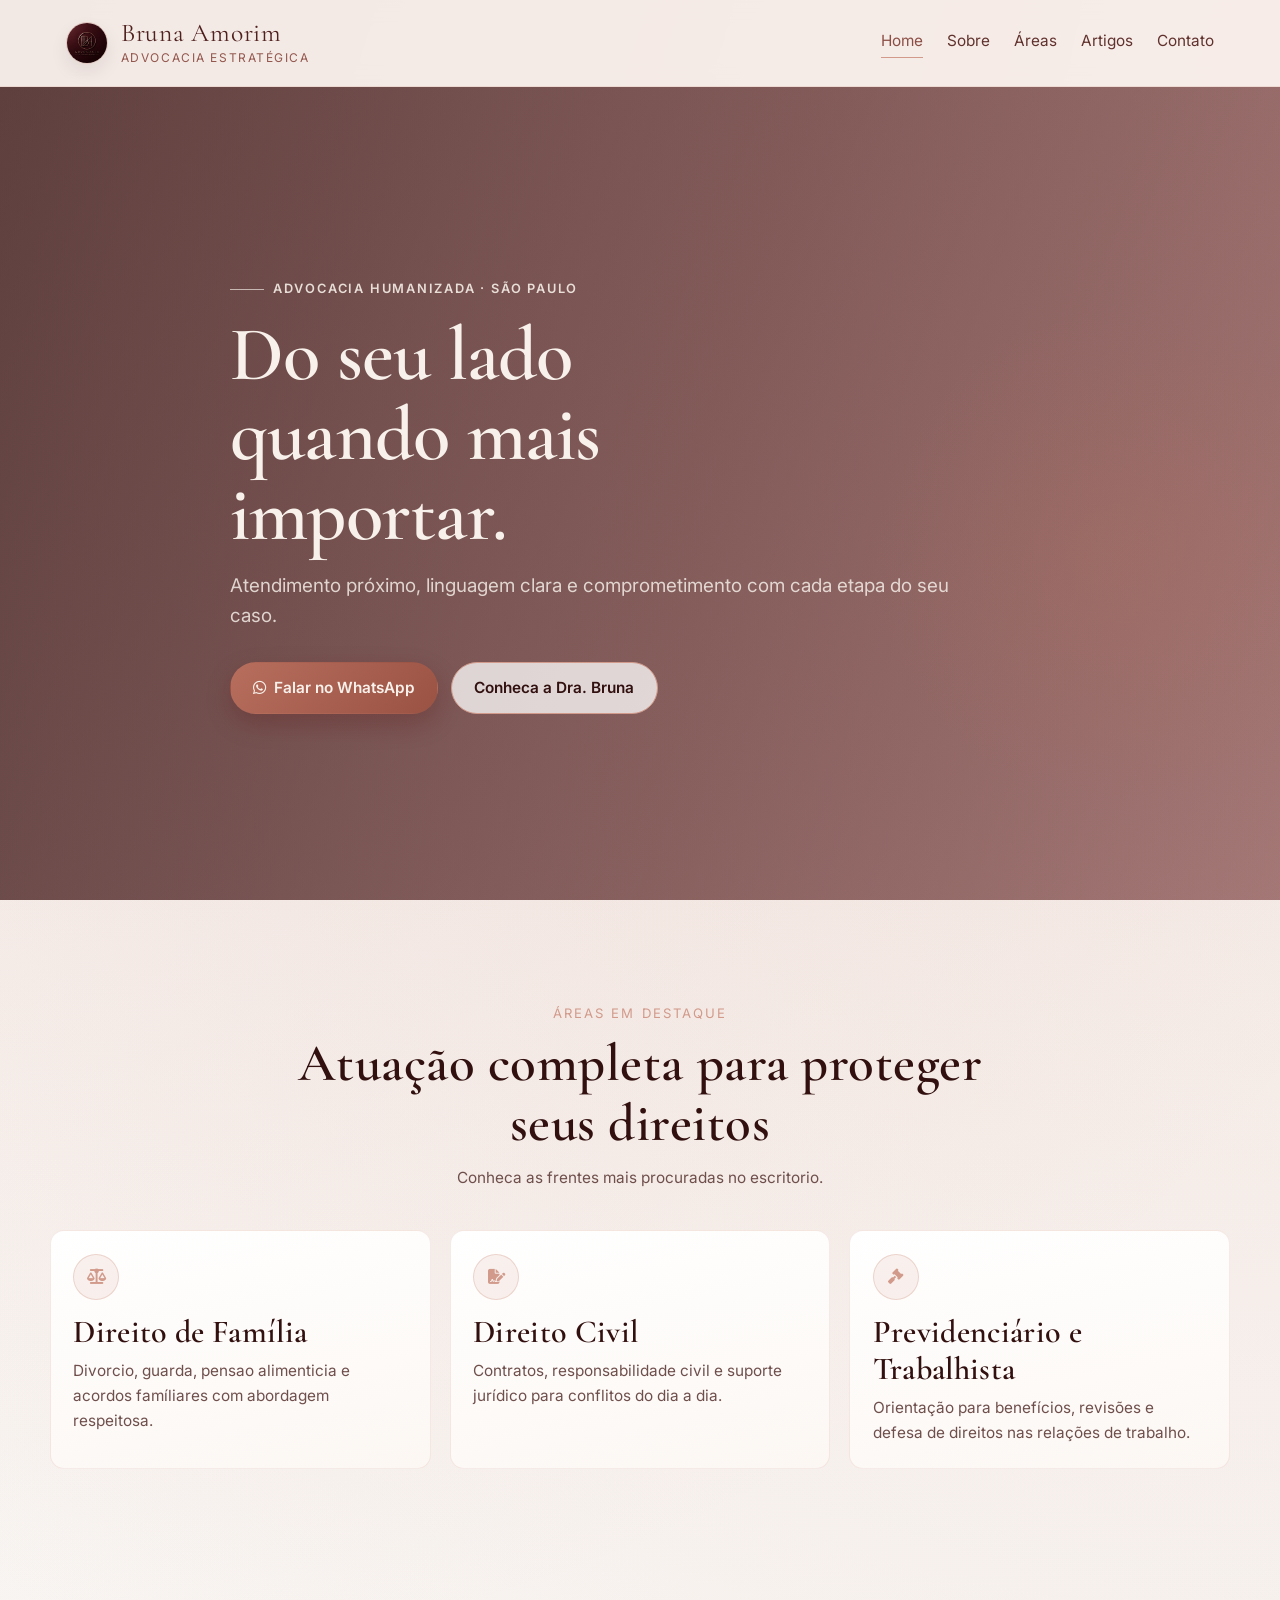
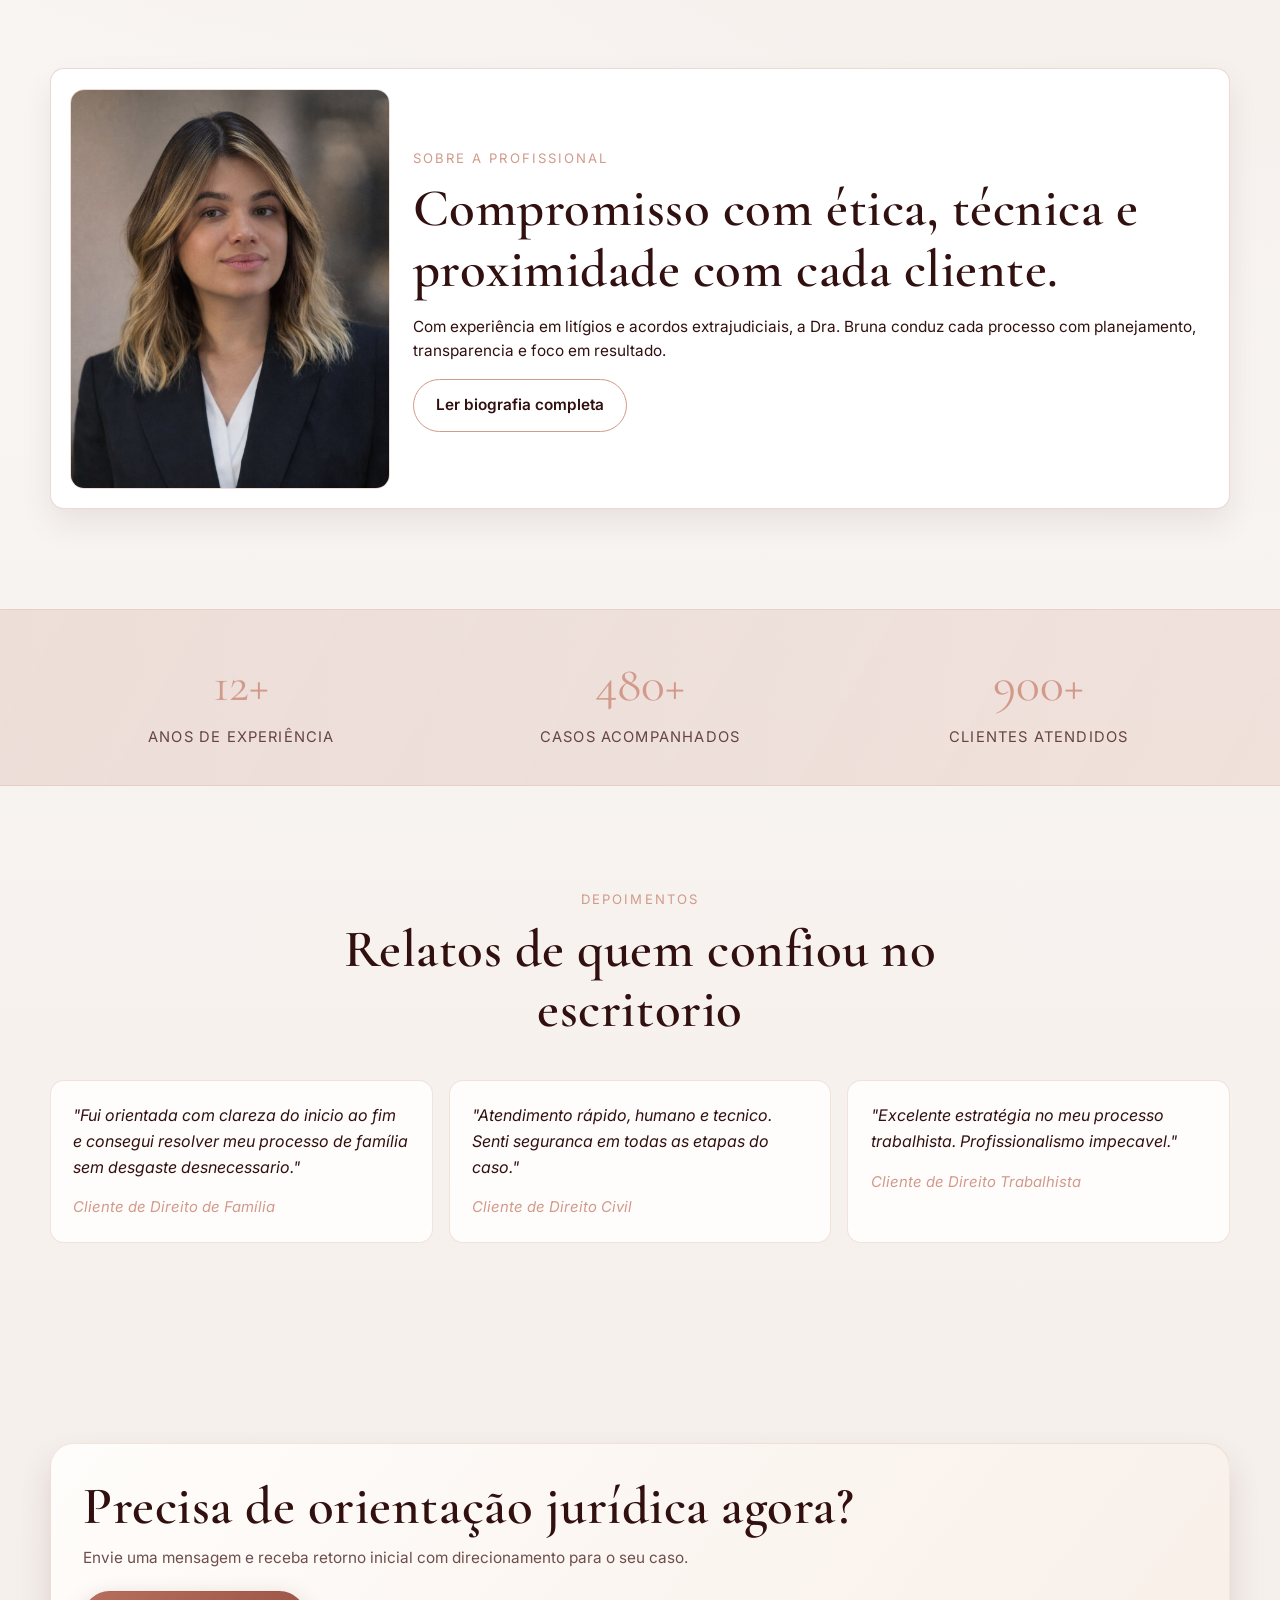
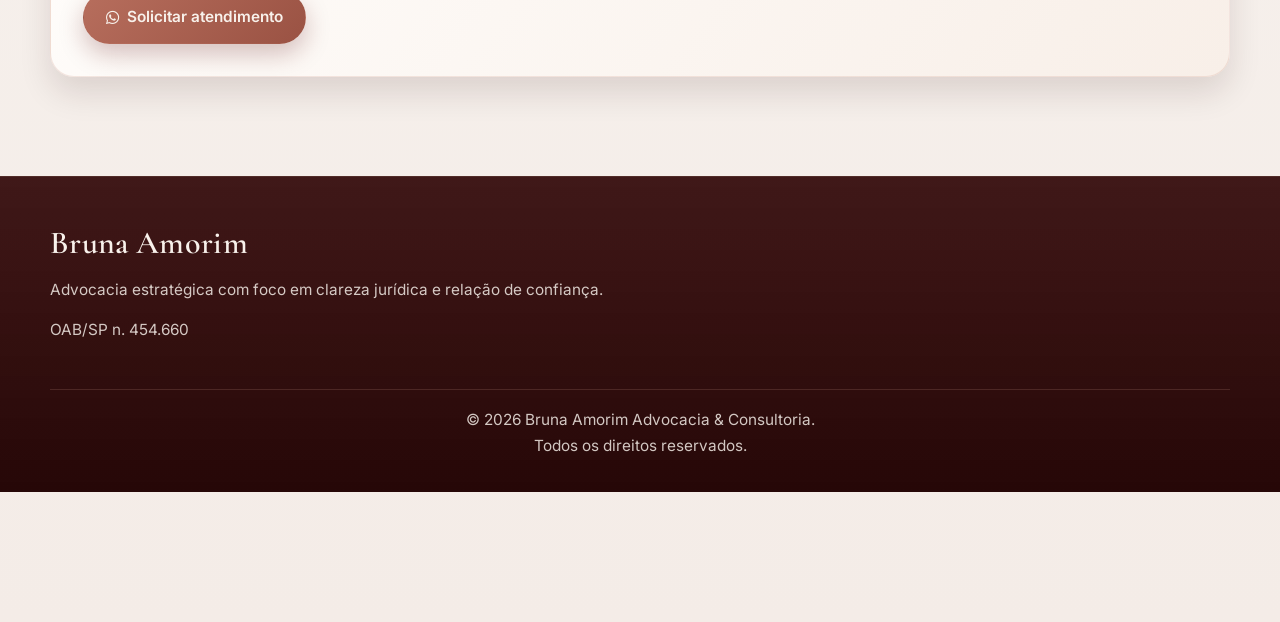
<file: index.html>
﻿<!DOCTYPE html>
<html lang="pt-BR">
<head>
    <meta charset="UTF-8">
    <meta name="viewport" content="width=device-width, initial-scale=1.0">
    <meta name="description" content="Advogada Bruna Amorim - Atendimento jurídico estratégico e humanizado em Direito de Família, Civil, Consumidor e mais.">
    <title>Bruna Amorim | Advocacia Estratégica</title>
    <link rel="icon" href="data:,">

    <link rel="preconnect" href="https://fonts.googleapis.com">
    <link rel="preconnect" href="https://fonts.gstatic.com" crossorigin>
    <link href="https://fonts.googleapis.com/css2?family=Cormorant+Garamond:wght@500;600;700&family=Inter:wght@400;500;600;700&display=swap" rel="stylesheet">
    <link rel="stylesheet" href="https://cdnjs.cloudflare.com/ajax/libs/font-awesome/6.5.2/css/all.min.css">

    <link rel="stylesheet" href="assets/css/theme.css">
    <link rel="stylesheet" href="assets/css/style.css">
    <link rel="stylesheet" href="assets/css/components/header.css">
    <link rel="stylesheet" href="assets/css/components/hero.css">
    <link rel="stylesheet" href="assets/css/components/cards.css">
    <link rel="stylesheet" href="assets/css/components/about.css">
    <link rel="stylesheet" href="assets/css/components/contact.css">
    <link rel="stylesheet" href="assets/css/components/contact-flag.css">
    <link rel="stylesheet" href="assets/css/components/animations.css">
    <link rel="stylesheet" href="assets/css/components/alert-modal.css">
</head>
<body>
    <header class="site-header">
        <nav class="site-nav">
            <div class="nav-container container">
                <a href="index.html" class="brand" aria-label="Página inicial">
                    <img class="brand-logo" src="assets/images/brand/logo-bruna-amorim.jpeg" alt="Monograma Bruna Amorim Advocacia">
                    <span class="brand-copy">
                        <span class="brand-title">Bruna Amorim</span>
                        <span class="brand-subtitle">Advocacia Estratégica</span>
                    </span>
                </a>

                <button class="hamburger" aria-label="Abrir menu" aria-expanded="false">
                    <span></span>
                    <span></span>
                    <span></span>
                </button>

                <div class="nav-links">
                    <a class="nav-link" href="index.html">Home</a>
                    <a class="nav-link" href="sobre.html">Sobre</a>
                    <a class="nav-link" href="areas.html">Áreas</a>
                    <a class="nav-link" href="artigos.html">Artigos</a>
                    <a class="nav-link" href="contato.html">Contato</a>
                </div>
            </div>
            <div class="overlay"></div>
        </nav>
    </header>

    <main>
        <section class="hero-home">
            <div class="container hero-content" data-animate="fade-up">
                <span class="hero-eyebrow">Advocacia humanizada · São Paulo</span>
                <h1>Do seu lado quando mais importar.</h1>
                <p>Atendimento próximo, linguagem clara e comprometimento com cada etapa do seu caso.</p>
                <div class="hero-actions">
                    <a class="btn btn-primary" href="https://wa.me/5511911484934" target="_blank" rel="noopener noreferrer">
                        <i class="fa-brands fa-whatsapp"></i>
                        Falar no WhatsApp
                    </a>
                    <a class="btn btn-outline" href="sobre.html">Conheca a Dra. Bruna</a>
                </div>
            </div>
        </section>

        <section>
            <div class="container">
                <div class="section-header" data-animate="fade-up">
                    <span class="kicker">Áreas em destaque</span>
                    <h2>Atuação completa para proteger seus direitos</h2>
                    <p>Conheca as frentes mais procuradas no escritorio.</p>
                </div>
                <div class="cards-grid">
                    <article class="card" data-animate="fade-up">
                        <span class="card-icon"><i class="fa-solid fa-scale-balanced"></i></span>
                        <h3>Direito de Família</h3>
                        <p>Divorcio, guarda, pensao alimenticia e acordos famíliares com abordagem respeitosa.</p>
                    </article>
                    <article class="card stagger-1" data-animate="fade-up">
                        <span class="card-icon"><i class="fa-solid fa-file-signature"></i></span>
                        <h3>Direito Civil</h3>
                        <p>Contratos, responsabilidade civil e suporte jurídico para conflitos do dia a dia.</p>
                    </article>
                    <article class="card stagger-2" data-animate="fade-up">
                        <span class="card-icon"><i class="fa-solid fa-gavel"></i></span>
                        <h3>Previdenciário e Trabalhista</h3>
                        <p>Orientação para benefícios, revisões e defesa de direitos nas relações de trabalho.</p>
                    </article>
                </div>
            </div>
        </section>

        <section>
            <div class="container surface about-preview" data-animate="fade-right">
                <img src="assets/images/profile/bruna-amorim-oliveira.jpeg" alt="Retrato profissional da advogada Bruna Amorim">
                <div>
                    <span class="kicker">Sobre a profissional</span>
                    <h2>Compromisso com ética, técnica e proximidade com cada cliente.</h2>
                    <p>
                        Com experiência em litígios e acordos extrajudiciais, a Dra. Bruna conduz cada processo com planejamento, transparencia e foco em resultado.
                    </p>
                    <a class="btn btn-outline" href="sobre.html">Ler biografia completa</a>
                </div>
            </div>
        </section>

        <section class="stats-strip">
            <div class="container stats-grid">
                <div data-animate="zoom-in">
                    <span class="stat-number">12+</span>
                    <span class="stat-label">Anos de experiência</span>
                </div>
                <div data-animate="zoom-in" class="stagger-1">
                    <span class="stat-number">480+</span>
                    <span class="stat-label">Casos acompanhados</span>
                </div>
                <div data-animate="zoom-in" class="stagger-2">
                    <span class="stat-number">900+</span>
                    <span class="stat-label">Clientes atendidos</span>
                </div>
            </div>
        </section>

        <section>
            <div class="container">
                <div class="section-header" data-animate="fade-up">
                    <span class="kicker">Depoimentos</span>
                    <h2>Relatos de quem confiou no escritorio</h2>
                </div>
                <div class="testimonials-grid">
                    <article class="testimonial" data-animate="fade-up">
                        <blockquote>"Fui orientada com clareza do inicio ao fim e consegui resolver meu processo de família sem desgaste desnecessario."</blockquote>
                        <cite>Cliente de Direito de Família</cite>
                    </article>
                    <article class="testimonial stagger-1" data-animate="fade-up">
                        <blockquote>"Atendimento rápido, humano e tecnico. Senti seguranca em todas as etapas do caso."</blockquote>
                        <cite>Cliente de Direito Civil</cite>
                    </article>
                    <article class="testimonial stagger-2" data-animate="fade-up">
                        <blockquote>"Excelente estratégia no meu processo trabalhista. Profissionalismo impecavel."</blockquote>
                        <cite>Cliente de Direito Trabalhista</cite>
                    </article>
                </div>
            </div>
        </section>

        <section>
            <div class="container cta-strip" data-animate="fade-up">
                <h2>Precisa de orientação jurídica agora?</h2>
                <p>Envie uma mensagem e receba retorno inicial com direcionamento para o seu caso.</p>
                <a class="btn btn-primary" href="https://wa.me/5511911484934" target="_blank" rel="noopener noreferrer">
                    <i class="fa-brands fa-whatsapp"></i>
                    Solicitar atendimento
                </a>
            </div>
        </section>
    </main>

    <footer class="footer">
        <div class="container">
            <div class="footer-grid">
                <div>
                    <h3>Bruna Amorim</h3>
                    <p>Advocacia estratégica com foco em clareza jurídica e relação de confiança.</p>
                    <p>OAB/SP n. 454.660</p>
                </div>
            </div>
            <div class="footer-bottom">
                <p>&copy; 2026 Bruna Amorim Advocacia &amp; Consultoria.</p>
                <p>Todos os direitos reservados.</p>
            </div>
        </div>
    </footer>

    <script src="assets/js/menu.js"></script>
    <script src="assets/js/scroll.js"></script>

    <div class="contact-flag-shell" role="region" aria-label="Atalho de contato">
        <div class="contact-flag">
            <div class="contact-flag-copy">
                <span class="contact-flag-label">Atendimento imediato</span>
                <strong>Tire sua dúvida jurídica agora.</strong>
            </div>
            <a class="contact-flag-btn" href="https://wa.me/5511911484934" target="_blank" rel="noopener noreferrer">
                <i class="fa-brands fa-whatsapp"></i>
                Falar no WhatsApp
            </a>
        </div>
    </div>

    <!-- Modal: Aviso de Golpe WhatsApp -->
    <div class="alert-overlay" id="alertScamModal" role="dialog" aria-modal="true" aria-labelledby="alertScamTitle">
        <div class="alert-modal">
            <button class="alert-close" id="alertScamClose" aria-label="Fechar aviso">
                <i class="fa-solid fa-xmark"></i>
            </button>
            <div class="alert-icon">
                <i class="fa-solid fa-triangle-exclamation"></i>
            </div>
            <h2 id="alertScamTitle">Atenção: Alerta de Golpe</h2>
            <p>
                Golpistas estão se passando pela <strong>Dra. Bruna Amorim</strong> no WhatsApp.
                Não compartilhe dados pessoais, não faça pagamentos e nunca clique em links
                enviados por contatos não verificados.
            </p>
            <div class="alert-official">
                <span class="label">WhatsApp oficial verificado</span>
                <a href="https://wa.me/5511911484934" target="_blank" rel="noopener noreferrer">
                    <i class="fa-brands fa-whatsapp"></i> (11) 91148-4934
                </a>
            </div>
            <button class="alert-btn" id="alertScamBtn">Entendi, pode fechar</button>
        </div>
    </div>
    <script src="assets/js/alert-modal.js"></script>
</body>
</html>
</file>
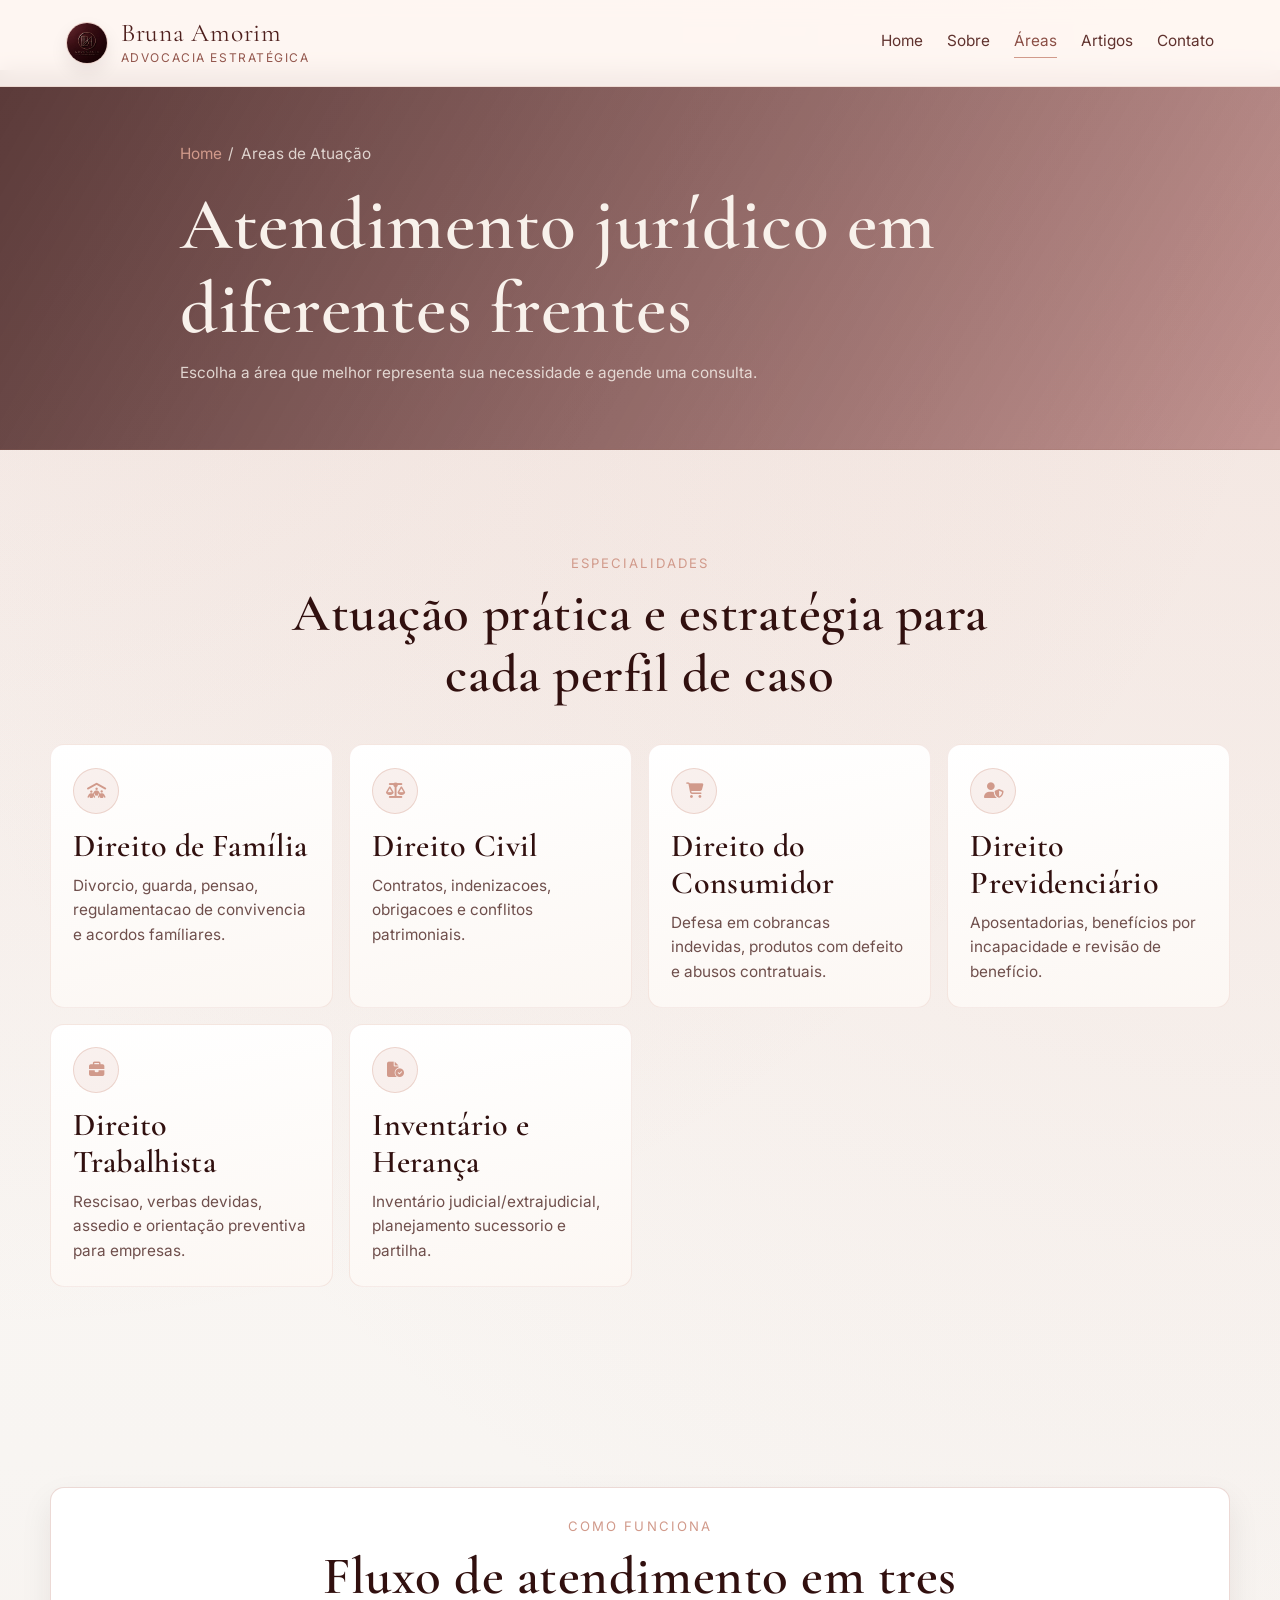
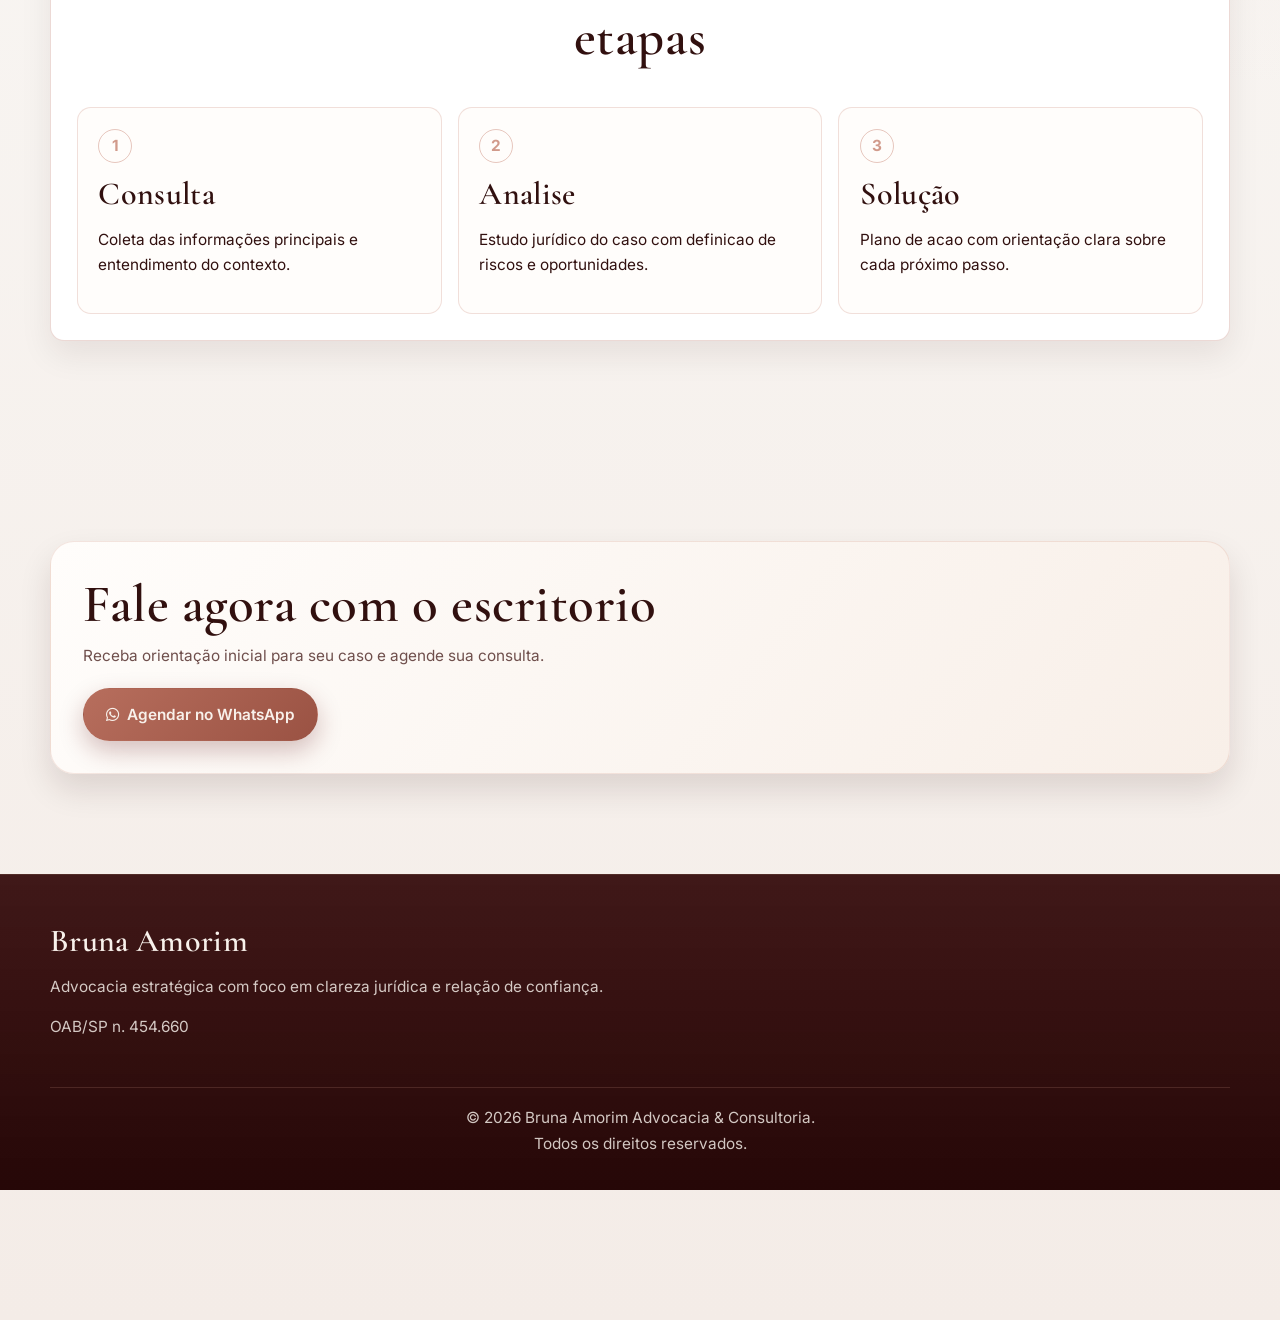
<file: areas.html>
﻿<!DOCTYPE html>
<html lang="pt-BR">
<head>
    <meta charset="UTF-8">
    <meta name="viewport" content="width=device-width, initial-scale=1.0">
    <meta name="description" content="Areas de atuação da advogada Bruna Amorim: Família, Civil, Consumidor, Previdenciário, Trabalhista e Sucessões.">
    <title>Areas de Atuação | Bruna Amorim Advocacia</title>
    <link rel="icon" href="data:,">

    <link rel="preconnect" href="https://fonts.googleapis.com">
    <link rel="preconnect" href="https://fonts.gstatic.com" crossorigin>
    <link href="https://fonts.googleapis.com/css2?family=Cormorant+Garamond:wght@500;600;700&family=Inter:wght@400;500;600;700&display=swap" rel="stylesheet">
    <link rel="stylesheet" href="https://cdnjs.cloudflare.com/ajax/libs/font-awesome/6.5.2/css/all.min.css">

    <link rel="stylesheet" href="assets/css/theme.css">
    <link rel="stylesheet" href="assets/css/style.css">
    <link rel="stylesheet" href="assets/css/components/header.css">
    <link rel="stylesheet" href="assets/css/components/hero.css">
    <link rel="stylesheet" href="assets/css/components/cards.css">
    <link rel="stylesheet" href="assets/css/components/about.css">
    <link rel="stylesheet" href="assets/css/components/contact.css">
    <link rel="stylesheet" href="assets/css/components/contact-flag.css">
    <link rel="stylesheet" href="assets/css/components/animations.css">
</head>
<body>
    <header class="site-header">
        <nav class="site-nav">
            <div class="nav-container container">
                <a href="index.html" class="brand" aria-label="Página inicial">
                    <img class="brand-logo" src="assets/images/brand/logo-bruna-amorim.jpeg" alt="Monograma Bruna Amorim Advocacia">
                    <span class="brand-copy">
                        <span class="brand-title">Bruna Amorim</span>
                        <span class="brand-subtitle">Advocacia Estratégica</span>
                    </span>
                </a>

                <button class="hamburger" aria-label="Abrir menu" aria-expanded="false">
                    <span></span>
                    <span></span>
                    <span></span>
                </button>

                <div class="nav-links">
                    <a class="nav-link" href="index.html">Home</a>
                    <a class="nav-link" href="sobre.html">Sobre</a>
                    <a class="nav-link" href="areas.html">Áreas</a>
                    <a class="nav-link" href="artigos.html">Artigos</a>
                    <a class="nav-link" href="contato.html">Contato</a>
                </div>
            </div>
            <div class="overlay"></div>
        </nav>
    </header>

    <section class="hero-internal">
        <div class="container" data-animate="fade-up">
            <nav class="breadcrumb" aria-label="Breadcrumb">
                <a href="index.html">Home</a>
                <span>/</span>
                <span>Areas de Atuação</span>
            </nav>
            <h1>Atendimento jurídico em diferentes frentes</h1>
            <p>Escolha a área que melhor representa sua necessidade e agende uma consulta.</p>
        </div>
    </section>

    <main>
        <section>
            <div class="container">
                <div class="section-header" data-animate="fade-up">
                    <span class="kicker">Especialidades</span>
                    <h2>Atuação prática e estratégia para cada perfil de caso</h2>
                </div>
                <div class="areas-grid">
                    <article class="card" id="família" data-animate="fade-up">
                        <span class="card-icon"><i class="fa-solid fa-people-roof"></i></span>
                        <h3>Direito de Família</h3>
                        <p>Divorcio, guarda, pensao, regulamentacao de convivencia e acordos famíliares.</p>
                    </article>
                    <article class="card stagger-1" id="civil" data-animate="fade-up">
                        <span class="card-icon"><i class="fa-solid fa-scale-balanced"></i></span>
                        <h3>Direito Civil</h3>
                        <p>Contratos, indenizacoes, obrigacoes e conflitos patrimoniais.</p>
                    </article>
                    <article class="card stagger-2" id="consumidor" data-animate="fade-up">
                        <span class="card-icon"><i class="fa-solid fa-cart-shopping"></i></span>
                        <h3>Direito do Consumidor</h3>
                        <p>Defesa em cobrancas indevidas, produtos com defeito e abusos contratuais.</p>
                    </article>
                    <article class="card" id="previdenciário" data-animate="fade-up">
                        <span class="card-icon"><i class="fa-solid fa-user-shield"></i></span>
                        <h3>Direito Previdenciário</h3>
                        <p>Aposentadorias, benefícios por incapacidade e revisão de benefício.</p>
                    </article>
                    <article class="card stagger-1" id="trabalhista" data-animate="fade-up">
                        <span class="card-icon"><i class="fa-solid fa-briefcase"></i></span>
                        <h3>Direito Trabalhista</h3>
                        <p>Rescisao, verbas devidas, assedio e orientação preventiva para empresas.</p>
                    </article>
                    <article class="card stagger-2" id="sucessões" data-animate="fade-up">
                        <span class="card-icon"><i class="fa-solid fa-file-circle-check"></i></span>
                        <h3>Inventário e Herança</h3>
                        <p>Inventário judicial/extrajudicial, planejamento sucessorio e partilha.</p>
                    </article>
                </div>
            </div>
        </section>

        <section>
            <div class="container surface surface-pad">
                <div class="section-header" data-animate="fade-up">
                    <span class="kicker">Como funciona</span>
                    <h2>Fluxo de atendimento em tres etapas</h2>
                </div>
                <div class="process-grid">
                    <article class="step-card" data-animate="fade-up">
                        <span class="step-number">1</span>
                        <h3>Consulta</h3>
                        <p>Coleta das informações principais e entendimento do contexto.</p>
                    </article>
                    <article class="step-card stagger-1" data-animate="fade-up">
                        <span class="step-number">2</span>
                        <h3>Analise</h3>
                        <p>Estudo jurídico do caso com definicao de riscos e oportunidades.</p>
                    </article>
                    <article class="step-card stagger-2" data-animate="fade-up">
                        <span class="step-number">3</span>
                        <h3>Solução</h3>
                        <p>Plano de acao com orientação clara sobre cada próximo passo.</p>
                    </article>
                </div>
            </div>
        </section>

        <section>
            <div class="container cta-strip" data-animate="fade-up">
                <h2>Fale agora com o escritorio</h2>
                <p>Receba orientação inicial para seu caso e agende sua consulta.</p>
                <a class="btn btn-primary" href="https://wa.me/5511911484934" target="_blank" rel="noopener noreferrer">
                    <i class="fa-brands fa-whatsapp"></i>
                    Agendar no WhatsApp
                </a>
            </div>
        </section>
    </main>

    <footer class="footer">
        <div class="container">
            <div class="footer-grid">
                <div>
                    <h3>Bruna Amorim</h3>
                    <p>Advocacia estratégica com foco em clareza jurídica e relação de confiança.</p>
                    <p>OAB/SP n. 454.660</p>
                </div>
            </div>
            <div class="footer-bottom">
                <p>&copy; 2026 Bruna Amorim Advocacia &amp; Consultoria.</p>
                <p>Todos os direitos reservados.</p>
            </div>
        </div>
    </footer>

    <script src="assets/js/menu.js"></script>
    <script src="assets/js/scroll.js"></script>

    <div class="contact-flag-shell" role="region" aria-label="Atalho de contato">
        <div class="contact-flag">
            <div class="contact-flag-copy">
                <span class="contact-flag-label">Atendimento imediato</span>
                <strong>Inicie seu caso pelo WhatsApp agora.</strong>
            </div>
            <a class="contact-flag-btn" href="https://wa.me/5511911484934" target="_blank" rel="noopener noreferrer">
                <i class="fa-brands fa-whatsapp"></i>
                Agendar pelo WhatsApp
            </a>
        </div>
    </div>
</body>
</html>
</file>
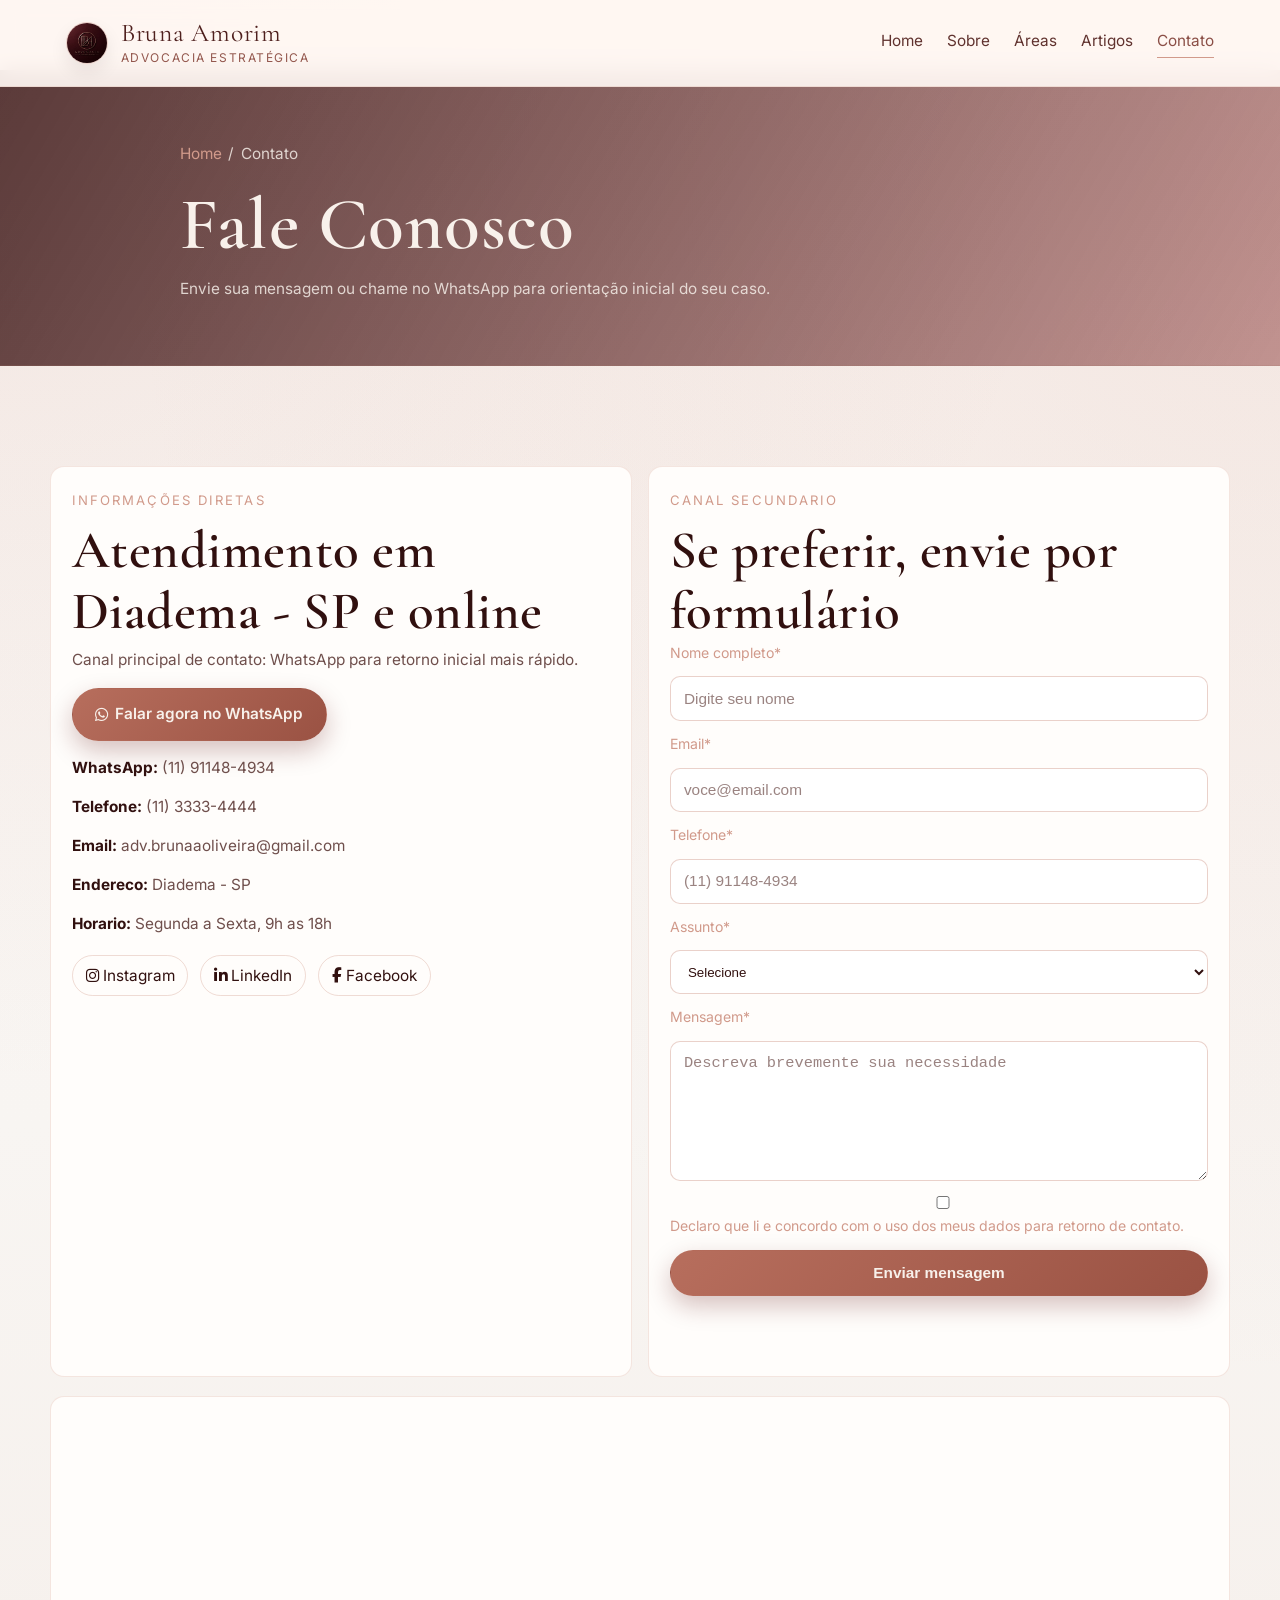
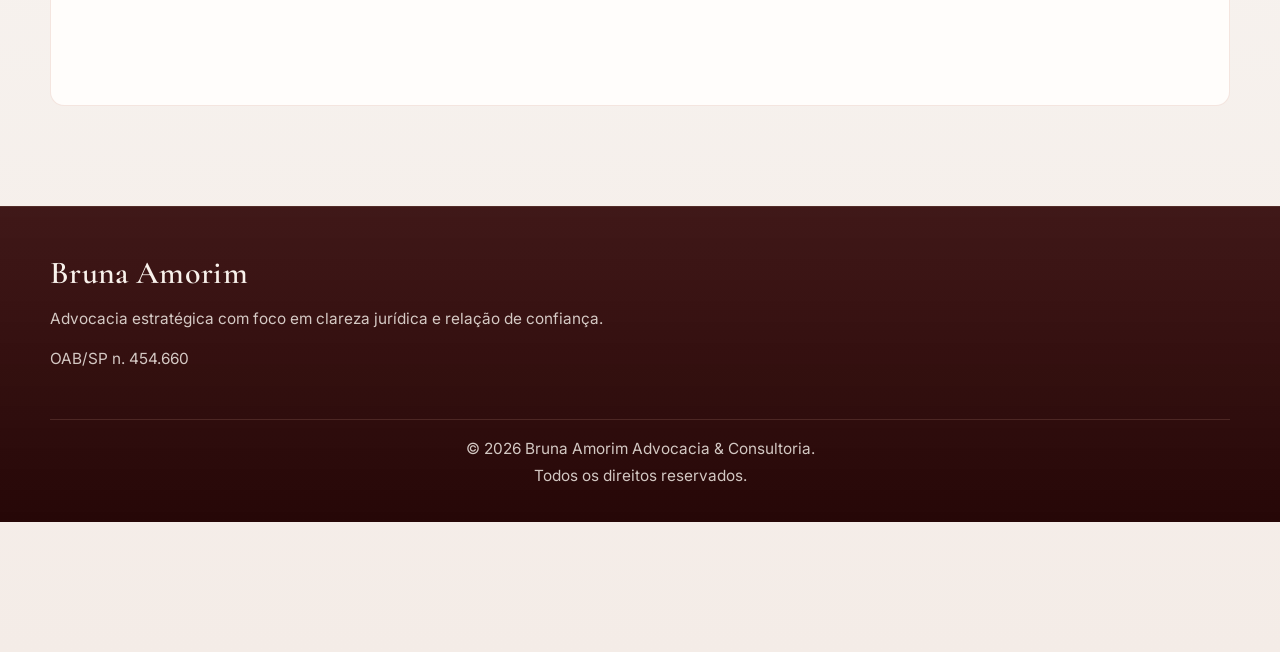
<file: contato.html>
﻿<!DOCTYPE html>
<html lang="pt-BR">
<head>
    <meta charset="UTF-8">
    <meta name="viewport" content="width=device-width, initial-scale=1.0">
    <meta name="description" content="Fale com a advogada Bruna Amorim por WhatsApp, telefone, email ou formulário de contato.">
    <title>Contato | Bruna Amorim Advocacia</title>
    <link rel="icon" href="data:,">

    <link rel="preconnect" href="https://fonts.googleapis.com">
    <link rel="preconnect" href="https://fonts.gstatic.com" crossorigin>
    <link href="https://fonts.googleapis.com/css2?family=Cormorant+Garamond:wght@500;600;700&family=Inter:wght@400;500;600;700&display=swap" rel="stylesheet">
    <link rel="stylesheet" href="https://cdnjs.cloudflare.com/ajax/libs/font-awesome/6.5.2/css/all.min.css">

    <link rel="stylesheet" href="assets/css/theme.css">
    <link rel="stylesheet" href="assets/css/style.css">
    <link rel="stylesheet" href="assets/css/components/header.css">
    <link rel="stylesheet" href="assets/css/components/hero.css">
    <link rel="stylesheet" href="assets/css/components/cards.css">
    <link rel="stylesheet" href="assets/css/components/about.css">
    <link rel="stylesheet" href="assets/css/components/contact.css">
    <link rel="stylesheet" href="assets/css/components/contact-flag.css">
    <link rel="stylesheet" href="assets/css/components/animations.css">
</head>
<body>
    <header class="site-header">
        <nav class="site-nav">
            <div class="nav-container container">
                <a href="index.html" class="brand" aria-label="Página inicial">
                    <img class="brand-logo" src="assets/images/brand/logo-bruna-amorim.jpeg" alt="Monograma Bruna Amorim Advocacia">
                    <span class="brand-copy">
                        <span class="brand-title">Bruna Amorim</span>
                        <span class="brand-subtitle">Advocacia Estratégica</span>
                    </span>
                </a>

                <button class="hamburger" aria-label="Abrir menu" aria-expanded="false">
                    <span></span>
                    <span></span>
                    <span></span>
                </button>

                <div class="nav-links">
                    <a class="nav-link" href="index.html">Home</a>
                    <a class="nav-link" href="sobre.html">Sobre</a>
                    <a class="nav-link" href="areas.html">Áreas</a>
                    <a class="nav-link" href="artigos.html">Artigos</a>
                    <a class="nav-link" href="contato.html">Contato</a>
                </div>
            </div>
            <div class="overlay"></div>
        </nav>
    </header>

    <section class="hero-internal">
        <div class="container" data-animate="fade-up">
            <nav class="breadcrumb" aria-label="Breadcrumb">
                <a href="index.html">Home</a>
                <span>/</span>
                <span>Contato</span>
            </nav>
            <h1>Fale Conosco</h1>
            <p>Envie sua mensagem ou chame no WhatsApp para orientação inicial do seu caso.</p>
        </div>
    </section>

    <main>
        <section>
            <div class="container contact-grid">
                <article class="contact-card" data-animate="fade-right">
                    <span class="kicker">Informações diretas</span>
                    <h2>Atendimento em Diadema - SP e online</h2>
                    <p class="contact-priority-note">Canal principal de contato: WhatsApp para retorno inicial mais rápido.</p>
                    <p class="contact-priority-cta">
                        <a class="btn btn-primary" href="https://wa.me/5511911484934" target="_blank" rel="noopener noreferrer">
                            <i class="fa-brands fa-whatsapp"></i>
                            Falar agora no WhatsApp
                        </a>
                    </p>
                    <ul class="contact-list">
                        <li><strong>WhatsApp:</strong> <a href="https://wa.me/5511911484934" target="_blank" rel="noopener noreferrer">(11) 91148-4934</a></li>
                        <li><strong>Telefone:</strong> (11) 3333-4444</li>
                        <li><strong>Email:</strong> adv.brunaaoliveira@gmail.com</li>
                        <li><strong>Endereco:</strong> Diadema - SP</li>
                        <li><strong>Horario:</strong> Segunda a Sexta, 9h as 18h</li>
                    </ul>

                    <div class="social-contact">
                        <a href="https://www.instagram.com/" target="_blank" rel="noopener noreferrer"><i class="fa-brands fa-instagram"></i> Instagram</a>
                        <a href="https://www.linkedin.com/" target="_blank" rel="noopener noreferrer"><i class="fa-brands fa-linkedin-in"></i> LinkedIn</a>
                        <a href="https://www.facebook.com/" target="_blank" rel="noopener noreferrer"><i class="fa-brands fa-facebook-f"></i> Facebook</a>
                    </div>
                </article>

                <article class="contact-form-card" data-animate="fade-left">
                    <span class="kicker">Canal secundario</span>
                    <h2>Se preferir, envie por formulário</h2>
                    <form id="contact-form" class="contact-form" action="https://formspree.io/f/xjkrqgqp" method="POST" novalidate>
                        <label for="nome">Nome completo*</label>
                        <input id="nome" name="nome" type="text" required minlength="3" placeholder="Digite seu nome">

                        <label for="email">Email*</label>
                        <input id="email" name="email" type="email" required placeholder="voce@email.com">

                        <label for="telefone">Telefone*</label>
                        <input id="telefone" name="telefone" type="tel" required pattern="[0-9\s\-\(\)\+]{10,}" placeholder="(11) 91148-4934">

                        <label for="assunto">Assunto*</label>
                        <select id="assunto" name="assunto" required>
                            <option value="">Selecione</option>
                            <option>Direito de Família</option>
                            <option>Direito Civil</option>
                            <option>Direito do Consumidor</option>
                            <option>Direito Previdenciário</option>
                            <option>Direito Trabalhista</option>
                            <option>Inventário e Herança</option>
                        </select>

                        <label for="mensagem">Mensagem*</label>
                        <textarea id="mensagem" name="mensagem" required minlength="15" placeholder="Descreva brevemente sua necessidade"></textarea>

                        <label for="aceite">
                            <input id="aceite" name="aceite" type="checkbox" required>
                            Declaro que li e concordo com o uso dos meus dados para retorno de contato.
                        </label>

                        <button class="btn btn-primary" type="submit">Enviar mensagem</button>
                        <p id="form-feedback" class="form-feedback" aria-live="polite"></p>
                    </form>
                </article>
            </div>

            <div class="container map-frame" data-animate="fade-up">
                <iframe
                    title="Mapa do escritorio"
                    src="https://www.google.com/maps?q=Diadema,+SP&output=embed"
                    loading="lazy"
                    referrerpolicy="no-referrer-when-downgrade">
                </iframe>
            </div>
        </section>
    </main>

    <footer class="footer">
        <div class="container">
            <div class="footer-grid">
                <div>
                    <h3>Bruna Amorim</h3>
                    <p>Advocacia estratégica com foco em clareza jurídica e relação de confiança.</p>
                    <p>OAB/SP n. 454.660</p>
                </div>
            </div>
            <div class="footer-bottom">
                <p>&copy; 2026 Bruna Amorim Advocacia &amp; Consultoria.</p>
                <p>Todos os direitos reservados.</p>
            </div>
        </div>
    </footer>

    <script src="assets/js/menu.js"></script>
    <script src="assets/js/scroll.js"></script>

    <div class="contact-flag-shell" role="region" aria-label="Atalho de contato">
        <div class="contact-flag">
            <div class="contact-flag-copy">
                <span class="contact-flag-label">Atendimento imediato</span>
                <strong>Seu caso não precisa esperar.</strong>
            </div>
            <a class="contact-flag-btn" href="https://wa.me/5511911484934" target="_blank" rel="noopener noreferrer">
                <i class="fa-brands fa-whatsapp"></i>
                Falar no WhatsApp
            </a>
        </div>
    </div>
</body>
</html>
</file>
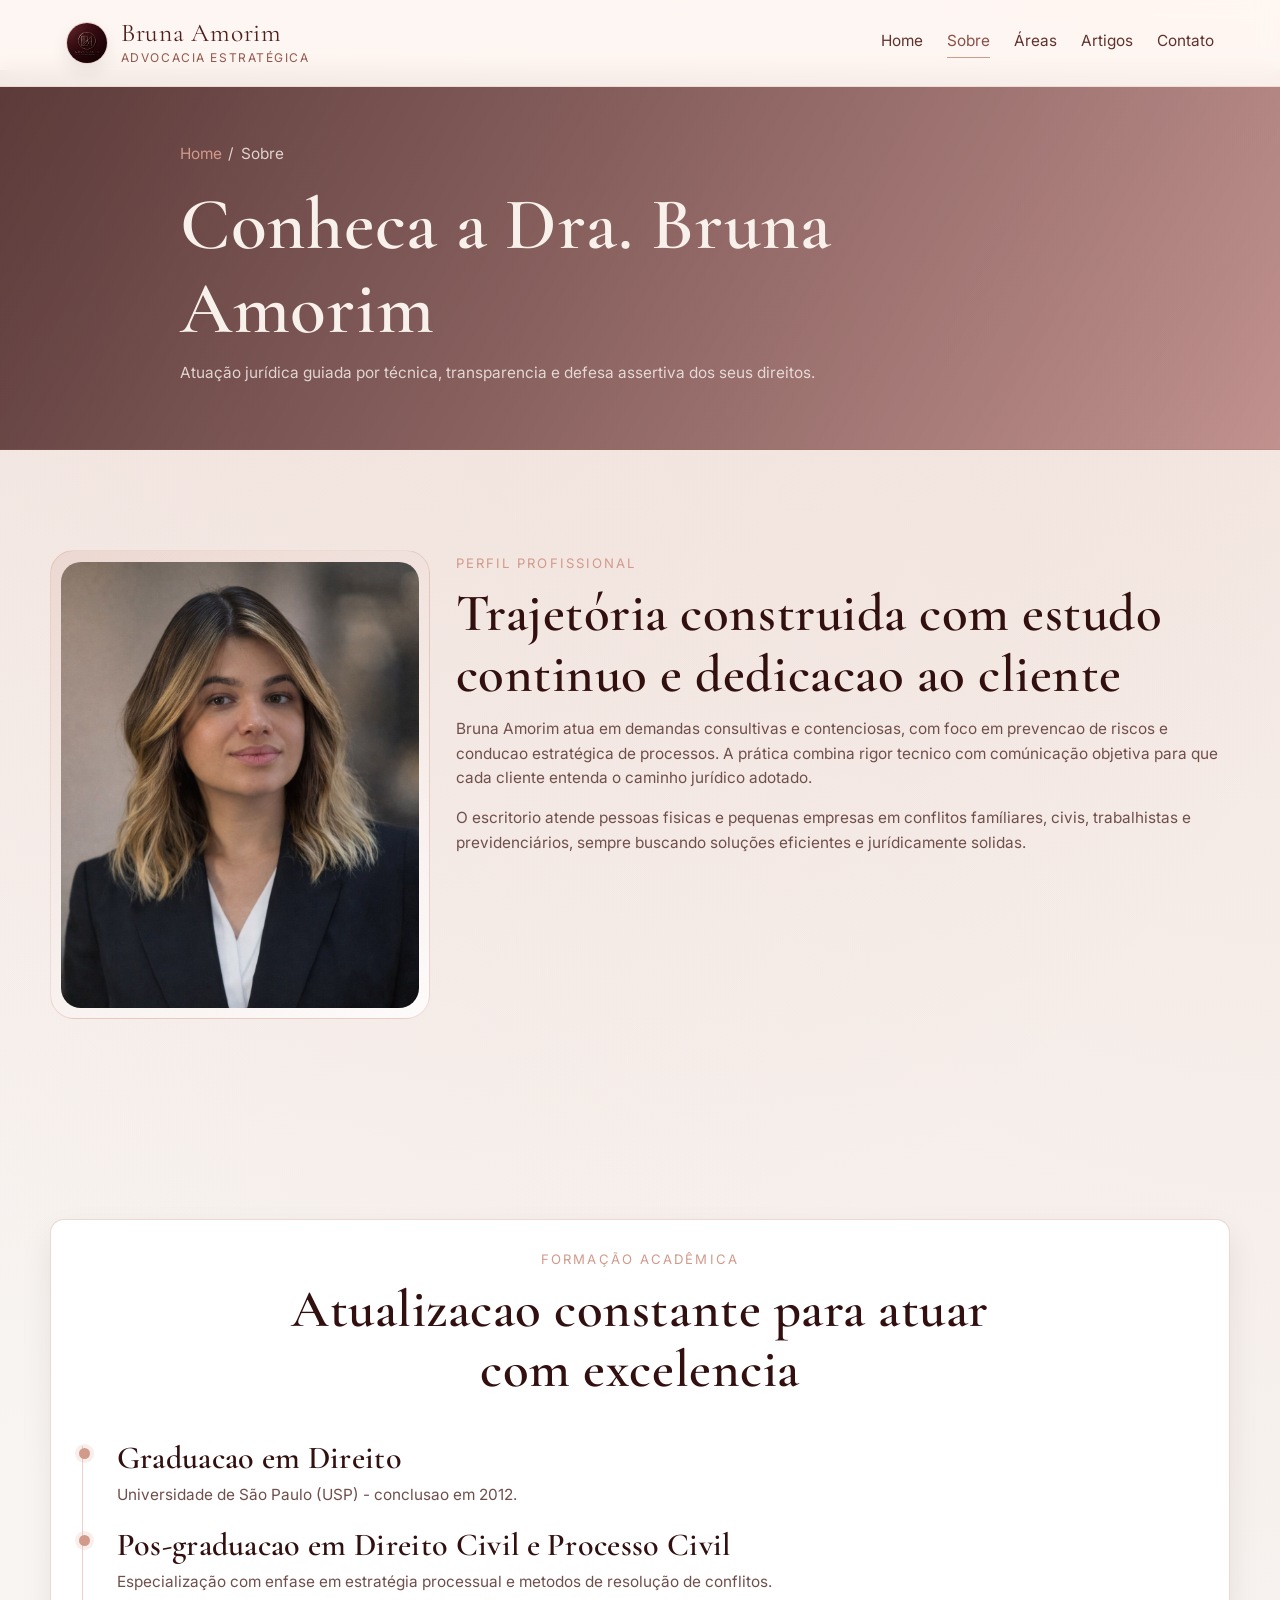
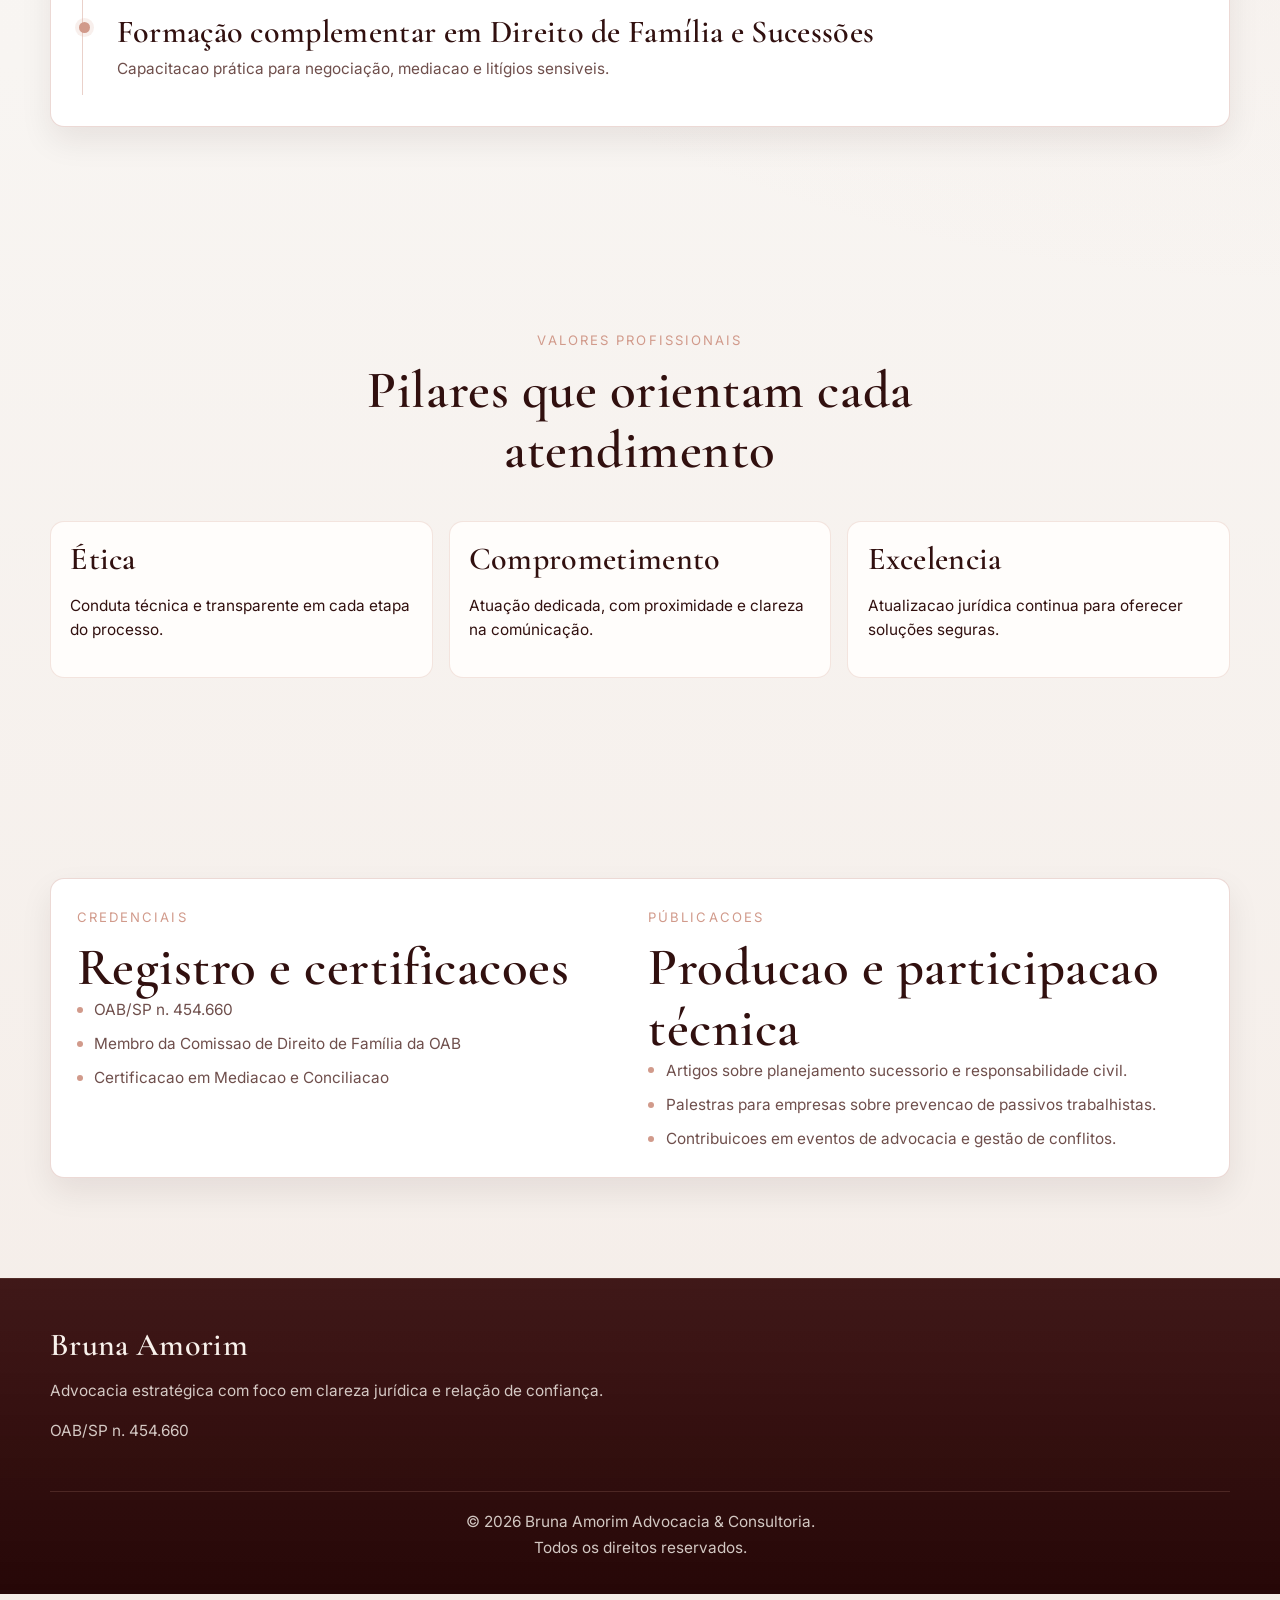
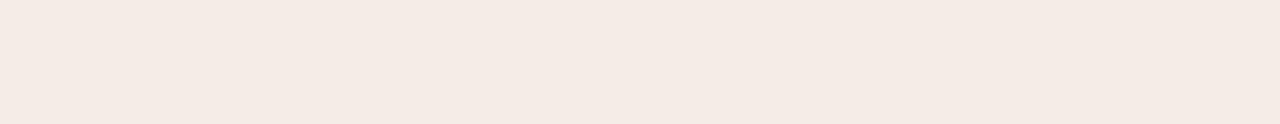
<file: sobre.html>
﻿<!DOCTYPE html>
<html lang="pt-BR">
<head>
    <meta charset="UTF-8">
    <meta name="viewport" content="width=device-width, initial-scale=1.0">
    <meta name="description" content="Conheca a trajetória profissional da advogada Bruna Amorim, formação acadêmica e valores de atuação.">
    <title>Sobre | Bruna Amorim Advocacia</title>
    <link rel="icon" href="data:,">

    <link rel="preconnect" href="https://fonts.googleapis.com">
    <link rel="preconnect" href="https://fonts.gstatic.com" crossorigin>
    <link href="https://fonts.googleapis.com/css2?family=Cormorant+Garamond:wght@500;600;700&family=Inter:wght@400;500;600;700&display=swap" rel="stylesheet">
    <link rel="stylesheet" href="https://cdnjs.cloudflare.com/ajax/libs/font-awesome/6.5.2/css/all.min.css">

    <link rel="stylesheet" href="assets/css/theme.css">
    <link rel="stylesheet" href="assets/css/style.css">
    <link rel="stylesheet" href="assets/css/components/header.css">
    <link rel="stylesheet" href="assets/css/components/hero.css">
    <link rel="stylesheet" href="assets/css/components/cards.css">
    <link rel="stylesheet" href="assets/css/components/about.css">
    <link rel="stylesheet" href="assets/css/components/contact.css">
    <link rel="stylesheet" href="assets/css/components/contact-flag.css">
    <link rel="stylesheet" href="assets/css/components/animations.css">
</head>
<body>
    <header class="site-header">
        <nav class="site-nav">
            <div class="nav-container container">
                <a href="index.html" class="brand" aria-label="Página inicial">
                    <img class="brand-logo" src="assets/images/brand/logo-bruna-amorim.jpeg" alt="Monograma Bruna Amorim Advocacia">
                    <span class="brand-copy">
                        <span class="brand-title">Bruna Amorim</span>
                        <span class="brand-subtitle">Advocacia Estratégica</span>
                    </span>
                </a>

                <button class="hamburger" aria-label="Abrir menu" aria-expanded="false">
                    <span></span>
                    <span></span>
                    <span></span>
                </button>

                <div class="nav-links">
                    <a class="nav-link" href="index.html">Home</a>
                    <a class="nav-link" href="sobre.html">Sobre</a>
                    <a class="nav-link" href="areas.html">Áreas</a>
                    <a class="nav-link" href="artigos.html">Artigos</a>
                    <a class="nav-link" href="contato.html">Contato</a>
                </div>
            </div>
            <div class="overlay"></div>
        </nav>
    </header>

    <section class="hero-internal">
        <div class="container" data-animate="fade-up">
            <nav class="breadcrumb" aria-label="Breadcrumb">
                <a href="index.html">Home</a>
                <span>/</span>
                <span>Sobre</span>
            </nav>
            <h1>Conheca a Dra. Bruna Amorim</h1>
            <p>Atuação jurídica guiada por técnica, transparencia e defesa assertiva dos seus direitos.</p>
        </div>
    </section>

    <main>
        <section>
            <div class="container profile-section">
                <div class="profile-frame" data-animate="fade-right">
                    <img src="assets/images/profile/bruna-amorim-oliveira.jpeg" alt="Retrato da advogada Bruna Amorim">
                </div>
                <article class="profile-text" data-animate="fade-left">
                    <span class="kicker">Perfil profissional</span>
                    <h2>Trajetória construida com estudo continuo e dedicacao ao cliente</h2>
                    <p>
                        Bruna Amorim atua em demandas consultivas e contenciosas, com foco em prevencao de riscos e conducao estratégica de processos.
                        A prática combina rigor tecnico com comúnicação objetiva para que cada cliente entenda o caminho jurídico adotado.
                    </p>
                    <p>
                        O escritorio atende pessoas fisicas e pequenas empresas em conflitos famíliares, civis, trabalhistas e previdenciários,
                        sempre buscando soluções eficientes e jurídicamente solidas.
                    </p>
                </article>
            </div>
        </section>

        <section>
            <div class="container surface surface-pad">
                <div class="section-header" data-animate="fade-up">
                    <span class="kicker">Formação acadêmica</span>
                    <h2>Atualizacao constante para atuar com excelencia</h2>
                </div>
                <div class="timeline">
                    <article class="timeline-item" data-animate="fade-up">
                        <h3>Graduacao em Direito</h3>
                        <p>Universidade de São Paulo (USP) - conclusao em 2012.</p>
                    </article>
                    <article class="timeline-item stagger-1" data-animate="fade-up">
                        <h3>Pos-graduacao em Direito Civil e Processo Civil</h3>
                        <p>Especialização com enfase em estratégia processual e metodos de resolução de conflitos.</p>
                    </article>
                    <article class="timeline-item stagger-2" data-animate="fade-up">
                        <h3>Formação complementar em Direito de Família e Sucessões</h3>
                        <p>Capacitacao prática para negociação, mediacao e litígios sensiveis.</p>
                    </article>
                </div>
            </div>
        </section>

        <section>
            <div class="container">
                <div class="section-header" data-animate="fade-up">
                    <span class="kicker">Valores profissionais</span>
                    <h2>Pilares que orientam cada atendimento</h2>
                </div>
                <div class="pillars-grid">
                    <article class="pillar" data-animate="fade-up">
                        <h3>Ética</h3>
                        <p>Conduta técnica e transparente em cada etapa do processo.</p>
                    </article>
                    <article class="pillar stagger-1" data-animate="fade-up">
                        <h3>Comprometimento</h3>
                        <p>Atuação dedicada, com proximidade e clareza na comúnicação.</p>
                    </article>
                    <article class="pillar stagger-2" data-animate="fade-up">
                        <h3>Excelencia</h3>
                        <p>Atualizacao jurídica continua para oferecer soluções seguras.</p>
                    </article>
                </div>
            </div>
        </section>

        <section>
            <div class="container credentials surface surface-pad">
                <article data-animate="fade-right">
                    <span class="kicker">Credenciais</span>
                    <h2>Registro e certificacoes</h2>
                    <ul>
                        <li>OAB/SP n. 454.660</li>
                        <li>Membro da Comissao de Direito de Família da OAB</li>
                        <li>Certificacao em Mediacao e Conciliacao</li>
                    </ul>
                </article>
                <article data-animate="fade-left">
                    <span class="kicker">Públicacoes</span>
                    <h2>Producao e participacao técnica</h2>
                    <ul>
                        <li>Artigos sobre planejamento sucessorio e responsabilidade civil.</li>
                        <li>Palestras para empresas sobre prevencao de passivos trabalhistas.</li>
                        <li>Contribuicoes em eventos de advocacia e gestão de conflitos.</li>
                    </ul>
                </article>
            </div>
        </section>
    </main>

    <footer class="footer">
        <div class="container">
            <div class="footer-grid">
                <div>
                    <h3>Bruna Amorim</h3>
                    <p>Advocacia estratégica com foco em clareza jurídica e relação de confiança.</p>
                    <p>OAB/SP n. 454.660</p>
                </div>
            </div>
            <div class="footer-bottom">
                <p>&copy; 2026 Bruna Amorim Advocacia &amp; Consultoria.</p>
                <p>Todos os direitos reservados.</p>
            </div>
        </div>
    </footer>

    <script src="assets/js/menu.js"></script>
    <script src="assets/js/scroll.js"></script>

    <div class="contact-flag-shell" role="region" aria-label="Atalho de contato">
        <div class="contact-flag">
            <div class="contact-flag-copy">
                <span class="contact-flag-label">Atendimento imediato</span>
                <strong>Gostou? Fale agora com a Dra. Bruna.</strong>
            </div>
            <a class="contact-flag-btn" href="https://wa.me/5511911484934" target="_blank" rel="noopener noreferrer">
                <i class="fa-brands fa-whatsapp"></i>
                Iniciar conversa
            </a>
        </div>
    </div>
</body>
</html>
</file>
<file: assets/css/theme.css>
:root {
    --bg-primary: #f8f5f2;
    --bg-secondary: #f4eeea;
    --bg-accent-warm: #f1e7e0;
    --accent-primary: #b76e5d;
    --accent-light: #d19a8b;
    --shadow-deep: #2a0707;
    --red-vivid: #7a1c1c;
    --text-main: #31100f;
    --text-muted: #6f4f4c;
    --text-on-dark: #f8f1eb;
    --text-on-dark-muted: rgba(248, 241, 235, 0.82);

    --surface: #ffffff;
    --surface-strong: #fff8f3;
    --surface-dark: #4f1111;
    --border-soft: rgba(183, 110, 93, 0.26);

    --radius-sm: 8px;
    --radius-md: 14px;
    --radius-lg: 24px;

    --max-width: 1180px;
    --header-height: 86px;
    --contact-flag-height: 130px;
}

html,
body {
    margin: 0;
    padding: 0;
}

body {
    font-family: "Inter", "Segoe UI", sans-serif;
    color: var(--text-main);
    background:
        radial-gradient(circle at 0% 0%, rgba(183, 110, 93, 0.14) 0%, rgba(183, 110, 93, 0) 42%),
        radial-gradient(circle at 100% 10%, rgba(209, 154, 139, 0.18) 0%, rgba(209, 154, 139, 0) 48%),
        linear-gradient(180deg, #fcf8f5 0%, var(--bg-primary) 50%, #f4ece7 100%);
    line-height: 1.6;
    -webkit-font-smoothing: antialiased;
    text-rendering: optimizeLegibility;
    padding-bottom: var(--contact-flag-height);
}

h1,
h2,
h3,
h4,
h5,
h6 {
    margin: 0;
    font-family: "Cormorant Garamond", Georgia, serif;
    font-weight: 600;
    line-height: 1.15;
    letter-spacing: 0.01em;
    color: var(--text-main);
}

h1 {
    font-size: clamp(2.3rem, 6vw, 4.6rem);
}

h2 {
    font-size: clamp(2rem, 5vw, 3.3rem);
}

h3 {
    font-size: clamp(1.4rem, 3vw, 2rem);
}

p,
li,
span,
a,
label,
input,
textarea,
button {
    font-size: clamp(0.95rem, 1.2vw, 1.04rem);
}

a {
    color: inherit;
}
</file>
<file: assets/css/style.css>
*,
*::before,
*::after {
    box-sizing: border-box;
}

html {
    scroll-behavior: smooth;
}

img {
    max-width: 100%;
    display: block;
}

a {
    text-decoration: none;
}

ul {
    margin: 0;
    padding: 0;
    list-style: none;
}

main {
    min-height: 100vh;
}

section {
    padding: clamp(3.6rem, 7.8vw, 7rem) 1rem;
}

.container {
    width: min(100%, var(--max-width));
    margin: 0 auto;
}

.page-offset {
    padding-top: calc(var(--header-height) + 1rem);
}

.section-header {
    max-width: 760px;
    margin: 0 auto 2.5rem;
    text-align: center;
}

.section-header p {
    color: var(--text-muted);
    margin-top: 0.72rem;
}

.kicker {
    display: inline-block;
    margin-bottom: 0.55rem;
    font-size: 0.82rem;
    text-transform: uppercase;
    letter-spacing: 0.16em;
    color: var(--accent-light);
}

.surface {
    background: var(--surface);
    border: 1px solid var(--border-soft);
    border-radius: var(--radius-md);
    box-shadow: 0 14px 32px rgba(42, 7, 7, 0.08);
}

.surface-pad {
    padding: 1.6rem;
}

.btn {
    display: inline-flex;
    align-items: center;
    justify-content: center;
    gap: 0.45rem;
    border-radius: 999px;
    border: 1px solid transparent;
    padding: 0.82rem 1.4rem;
    font-weight: 600;
    transition: transform 0.25s ease, box-shadow 0.25s ease, background-color 0.25s ease;
    cursor: pointer;
}

.btn:hover {
    transform: translateY(-2px);
}

.btn-primary {
    color: var(--text-on-dark);
    background: linear-gradient(135deg, var(--accent-primary), #9a5243);
    box-shadow: 0 10px 24px rgba(90, 15, 15, 0.25);
}

.btn-primary:hover {
    background: linear-gradient(135deg, #c98271, var(--accent-primary));
}

.btn-outline {
    color: var(--text-main);
    border-color: var(--accent-light);
    background: rgba(255, 255, 255, 0.75);
}

.btn-outline:hover {
    background: rgba(209, 154, 139, 0.2);
}

.tag {
    display: inline-flex;
    align-items: center;
    border-radius: 999px;
    padding: 0.3rem 0.7rem;
    font-size: 0.8rem;
    letter-spacing: 0.03em;
    border: 1px solid rgba(183, 110, 93, 0.34);
    background: rgba(255, 255, 255, 0.92);
    color: #6b3f39;
}

.hero-eyebrow {
    display: inline-flex;
    align-items: center;
    gap: 0.55rem;
    margin-bottom: 1rem;
    font-size: 0.8rem;
    font-weight: 600;
    letter-spacing: 0.14em;
    text-transform: uppercase;
    color: rgba(248, 241, 235, 0.88);
}

.hero-eyebrow::before {
    content: "";
    width: 34px;
    height: 1px;
    background: rgba(248, 241, 235, 0.65);
}

.footer {
    padding: 3rem 1rem 2rem;
    background: linear-gradient(180deg, rgba(53, 11, 11, 0.94), #260707);
    border-top: 1px solid rgba(209, 154, 139, 0.25);
}

.footer-grid {
    display: grid;
    grid-template-columns: 1fr;
    gap: 1.6rem;
}

.footer h3,
.footer h4 {
    margin-bottom: 0.8rem;
    color: var(--text-on-dark);
}


.footer p,
.footer li,
.footer a {
    color: var(--text-on-dark-muted);
}

.footer a:hover {
    color: var(--accent-light);
}

.footer-bottom {
    margin-top: 2rem;
    padding-top: 1rem;
    border-top: 1px solid rgba(209, 154, 139, 0.18);
    color: var(--text-on-dark-muted);
    text-align: center;
    font-size: 0.9rem;
}

.footer-bottom p {
    margin: 0.1rem 0;
}

@media (max-width: 900px) {
    .footer-grid {
        grid-template-columns: 1fr;
    }
}
</file>
<file: assets/css/components/header.css>
.site-header {
    position: fixed;
    inset: 0 0 auto 0;
    z-index: 1000;
}

.site-nav {
    width: 100%;
    border-bottom: 1px solid rgba(209, 154, 139, 0.22);
    background: rgba(255, 248, 243, 0.92);
    backdrop-filter: blur(10px);
}

.nav-container {
    min-height: var(--header-height);
    display: flex;
    align-items: center;
    justify-content: space-between;
    gap: 1rem;
    padding: 0 1rem;
}

.brand {
    display: flex;
    align-items: center;
    gap: 0.8rem;
    color: #4f201e;
    max-width: 380px;
    min-width: 0;
    flex: 0 1 auto;
}

.brand-logo {
    width: 42px;
    height: 42px;
    border-radius: 50%;
    object-fit: cover;
    border: 1px solid rgba(183, 110, 93, 0.28);
    box-shadow: 0 8px 18px rgba(42, 7, 7, 0.08);
    flex-shrink: 0;
}

.brand-copy {
    display: flex;
    flex-direction: column;
    gap: 0.1rem;
    min-width: 0;
}

.brand-title {
    font-family: "Cormorant Garamond", Georgia, serif;
    font-size: clamp(1.1rem, 2vw, 1.6rem);
    letter-spacing: 0.03em;
    line-height: 1.1;
}

.brand-subtitle {
    font-size: 0.75rem;
    text-transform: uppercase;
    letter-spacing: 0.13em;
    color: #93574d;
}

.nav-links {
    display: flex;
    align-items: center;
    gap: 1.5rem;
}

.nav-link {
    color: #60322e;
    position: relative;
    padding-bottom: 0.2rem;
}

.nav-link::after {
    content: "";
    position: absolute;
    left: 0;
    bottom: -0.1rem;
    width: 100%;
    height: 1px;
    transform: scaleX(0);
    transform-origin: right;
    background: var(--accent-light);
    transition: transform 0.25s ease;
}

.nav-link:hover::after,
.nav-link.active::after {
    transform-origin: left;
    transform: scaleX(1);
}

.nav-link.active {
    color: #8b4f46;
}

.hamburger {
    display: none;
    position: relative;
    flex-direction: column;
    align-items: center;
    justify-content: center;
    gap: 6px;
    width: 44px;
    height: 44px;
    padding: 0;
    border: 1px solid rgba(209, 154, 139, 0.35);
    border-radius: 50%;
    background: rgba(255, 255, 255, 0.84);
    cursor: pointer;
    z-index: 1100;
    flex-shrink: 0;
}

.hamburger span {
    display: block;
    margin: 0 auto;
    width: 22px;
    height: 3px;
    border-radius: 999px;
    background: #5e302c;
    transition: transform 0.3s ease, opacity 0.2s ease;
}

.site-nav.menu-active .hamburger span:nth-child(1) {
    transform: translateY(8px) rotate(45deg);
}

.site-nav.menu-active .hamburger span:nth-child(2) {
    opacity: 0;
}

.site-nav.menu-active .hamburger span:nth-child(3) {
    transform: translateY(-8px) rotate(-45deg);
}

.overlay {
    display: none;
    position: fixed;
    inset: 0;
    background: rgba(0, 0, 0, 0.45);
}

@media (max-width: 900px) {
    .brand {
        max-width: 250px;
        gap: 0.65rem;
        overflow: hidden;
    }

    .brand-title {
        white-space: nowrap;
        overflow: hidden;
        text-overflow: ellipsis;
    }

    .brand-logo {
        width: 38px;
        height: 38px;
    }

    .brand-subtitle {
        font-size: 0.68rem;
        letter-spacing: 0.09em;
    }

    .hamburger {
        display: inline-flex;
    }

    .nav-links {
        position: fixed;
        top: 0;
        right: -100%;
        width: min(80vw, 320px);
        height: 100vh;
        padding: 6.5rem 1.8rem 2rem;
        display: flex;
        flex-direction: column;
        align-items: flex-start;
        gap: 1.1rem;
        background: linear-gradient(180deg, rgba(61, 13, 13, 0.98), rgba(47, 9, 9, 0.98));
        box-shadow: -8px 0 30px rgba(0, 0, 0, 0.35);
        transition: right 0.32s ease;
        z-index: 1050;
    }

    .nav-links .nav-link {
        color: var(--text-on-dark);
    }

    .nav-links .nav-link.active {
        color: #f2c7bb;
    }

    .site-nav.menu-active .nav-links {
        right: 0;
    }

    .site-nav.menu-active .overlay {
        display: block;
    }
}

@media (max-width: 430px) {
    .brand {
        max-width: 210px;
    }

    .brand-logo {
        width: 34px;
        height: 34px;
    }

    .brand-subtitle {
        display: none;
    }
}
</file>
<file: assets/css/components/hero.css>
.hero-home {
    min-height: 100vh;
    display: flex;
    align-items: center;
    position: relative;
    overflow: hidden;
    background:
        linear-gradient(110deg, rgba(47, 11, 11, 0.76), rgba(90, 15, 15, 0.52)),
        url("https://images.unsplash.com/photo-1589829545856-d10d557cf95f?w=1800&q=80") center/cover no-repeat;
    padding: calc(var(--header-height) + 4rem) 1rem 4rem;
}

.hero-home::before {
    content: "";
    position: absolute;
    inset: auto -10% 6% auto;
    width: min(58vw, 580px);
    height: min(58vw, 580px);
    border-radius: 50%;
    background: radial-gradient(circle, rgba(183, 110, 93, 0.2), transparent 60%);
    pointer-events: none;
}

.hero-content {
    position: relative;
    max-width: 820px;
}

.hero-home h1,
.hero-internal h1 {
    color: var(--text-on-dark);
}

.hero-home h1 {
    max-width: 14ch;
    font-size: clamp(2.45rem, 6vw, 4.9rem);
    line-height: 1.04;
    letter-spacing: -0.01em;
}

.hero-home .tag {
    color: var(--text-on-dark);
    border-color: rgba(248, 241, 235, 0.3);
    background: rgba(248, 241, 235, 0.1);
}

.hero-content p {
    color: var(--text-on-dark-muted);
    max-width: 62ch;
    font-size: clamp(1.02rem, 1.5vw, 1.18rem);
    margin: 1rem 0 1.9rem;
}

.hero-actions {
    display: flex;
    flex-wrap: wrap;
    gap: 0.8rem;
}

.hero-internal {
    margin-top: calc(var(--header-height) - 1rem);
    padding: 4.5rem 1rem 3rem;
    background:
        linear-gradient(120deg, rgba(48, 10, 10, 0.78), rgba(122, 28, 28, 0.42)),
        url("https://images.unsplash.com/photo-1453873623425-02f974f3ab4e?w=1600&q=80") center/cover no-repeat;
    border-bottom: 1px solid rgba(209, 154, 139, 0.2);
}

.hero-internal .container {
    max-width: 920px;
}

.hero-internal p {
    margin-top: 0.6rem;
    color: var(--text-on-dark-muted);
}

.breadcrumb {
    display: flex;
    align-items: center;
    gap: 0.4rem;
    font-size: 0.86rem;
    color: var(--text-on-dark-muted);
    margin-bottom: 1rem;
}

.breadcrumb a {
    color: var(--accent-light);
}

.cta-strip {
    padding: 2rem;
    border-radius: var(--radius-lg);
    background: linear-gradient(128deg, #fffdfb, #f8efe8);
    border: 1px solid rgba(209, 154, 139, 0.24);
    box-shadow: 0 16px 32px rgba(42, 7, 7, 0.12);
}

.cta-strip p {
    color: var(--text-muted);
    margin: 0.6rem 0 1.25rem;
}

@media (max-width: 700px) {
    .hero-home {
        padding-top: calc(var(--header-height) + 2.2rem);
    }

    .hero-home h1 {
        max-width: 12ch;
    }

    .hero-actions {
        width: 100%;
    }

    .hero-actions .btn {
        width: 100%;
    }
}
</file>
<file: assets/css/components/cards.css>
.cards-grid {
    display: grid;
    grid-template-columns: repeat(auto-fit, minmax(230px, 1fr));
    gap: 1.2rem;
}

.card {
    padding: 1.4rem;
    border-radius: var(--radius-md);
    background: linear-gradient(170deg, #ffffff, #fcf7f3);
    border: 1px solid rgba(209, 154, 139, 0.2);
    transition: transform 0.28s ease, border-color 0.28s ease;
}

.card:hover {
    transform: translateY(-5px);
    border-color: rgba(183, 110, 93, 0.5);
}

.card-icon {
    width: 46px;
    height: 46px;
    border-radius: 50%;
    margin-bottom: 0.9rem;
    display: inline-flex;
    align-items: center;
    justify-content: center;
    color: var(--accent-light);
    border: 1px solid rgba(209, 154, 139, 0.35);
    background: rgba(209, 154, 139, 0.14);
}

.card p {
    color: var(--text-muted);
    margin: 0.55rem 0 0;
}

.about-preview {
    display: grid;
    grid-template-columns: minmax(240px, 320px) 1fr;
    gap: 1.4rem;
    align-items: center;
    padding: 1.2rem;
}

.about-preview img {
    width: 100%;
    aspect-ratio: 4 / 5;
    border-radius: var(--radius-md);
    object-fit: cover;
    border: 1px solid rgba(209, 154, 139, 0.35);
}

.stats-strip {
    padding: 2.2rem 1rem;
    background: linear-gradient(120deg, rgba(183, 110, 93, 0.16), rgba(209, 154, 139, 0.2));
    border-top: 1px solid rgba(209, 154, 139, 0.23);
    border-bottom: 1px solid rgba(209, 154, 139, 0.23);
}

.stats-grid {
    display: grid;
    grid-template-columns: repeat(3, minmax(0, 1fr));
    gap: 1rem;
    text-align: center;
}

.stat-number {
    display: block;
    font-family: "Cormorant Garamond", Georgia, serif;
    font-size: clamp(2.1rem, 5vw, 3.1rem);
    color: var(--accent-light);
}

.stat-label {
    color: #664543;
    font-size: 0.92rem;
    text-transform: uppercase;
    letter-spacing: 0.08em;
}

.testimonials-grid {
    display: grid;
    grid-template-columns: repeat(auto-fit, minmax(260px, 1fr));
    gap: 1rem;
}

.testimonial {
    padding: 1.4rem;
    border-radius: var(--radius-md);
    border: 1px solid rgba(209, 154, 139, 0.28);
    background: #fffdfb;
}

.testimonial blockquote {
    margin: 0;
    color: var(--text-main);
    font-style: italic;
}

.testimonial cite {
    margin-top: 1rem;
    display: block;
    color: var(--accent-light);
    font-size: 0.93rem;
}

.areas-grid {
    display: grid;
    grid-template-columns: repeat(auto-fit, minmax(250px, 1fr));
    gap: 1rem;
}

.process-grid {
    display: grid;
    grid-template-columns: repeat(3, minmax(0, 1fr));
    gap: 1rem;
}

.step-card {
    padding: 1.3rem;
    border-radius: var(--radius-md);
    border: 1px solid rgba(209, 154, 139, 0.3);
    background: #fffdfb;
}

.step-number {
    width: 34px;
    height: 34px;
    border-radius: 50%;
    border: 1px solid rgba(209, 154, 139, 0.55);
    color: var(--accent-light);
    display: inline-flex;
    align-items: center;
    justify-content: center;
    margin-bottom: 0.8rem;
    font-weight: 700;
}

.articles-grid {
    display: grid;
    grid-template-columns: repeat(auto-fit, minmax(260px, 1fr));
    gap: 1.2rem;
}

.article-card {
    overflow: hidden;
    border-radius: var(--radius-md);
    border: 1px solid rgba(209, 154, 139, 0.25);
    background: #fffdfb;
}

.article-card img {
    width: 100%;
    aspect-ratio: 16 / 10;
    object-fit: cover;
}

.article-content {
    padding: 1rem;
}

.article-meta {
    margin-top: 0.7rem;
    color: var(--text-muted);
    font-size: 0.84rem;
}

@media (max-width: 900px) {
    .process-grid,
    .stats-grid {
        grid-template-columns: 1fr;
    }

    .about-preview {
        grid-template-columns: 1fr;
    }
}
</file>
<file: assets/css/components/about.css>
.profile-section {
    display: grid;
    grid-template-columns: minmax(260px, 380px) 1fr;
    gap: 1.6rem;
    align-items: start;
}

.profile-frame {
    position: relative;
    border-radius: var(--radius-lg);
    padding: 0.65rem;
    border: 1px solid rgba(209, 154, 139, 0.3);
    background: linear-gradient(150deg, rgba(209, 154, 139, 0.2), rgba(255, 255, 255, 0.78));
}

.profile-frame img {
    width: 100%;
    aspect-ratio: 4 / 5;
    object-fit: cover;
    border-radius: calc(var(--radius-lg) - 4px);
}

.profile-text p {
    color: var(--text-muted);
    margin-top: 0.8rem;
}

.timeline {
    position: relative;
    margin-top: 1rem;
    padding-left: 1.5rem;
}

.timeline::before {
    content: "";
    position: absolute;
    left: 0.35rem;
    top: 0.35rem;
    bottom: 0.35rem;
    width: 1px;
    background: rgba(209, 154, 139, 0.45);
}

.timeline-item {
    position: relative;
    padding: 0 0 1.2rem 1rem;
}

.timeline-item::before {
    content: "";
    position: absolute;
    left: -1.35rem;
    top: 0.5rem;
    width: 11px;
    height: 11px;
    border-radius: 50%;
    background: var(--accent-light);
    box-shadow: 0 0 0 4px rgba(209, 154, 139, 0.16);
}

.timeline-item p {
    margin: 0.4rem 0 0;
    color: var(--text-muted);
}

.pillars-grid {
    display: grid;
    grid-template-columns: repeat(auto-fit, minmax(220px, 1fr));
    gap: 1rem;
}

.pillar {
    padding: 1.2rem;
    border-radius: var(--radius-md);
    border: 1px solid rgba(209, 154, 139, 0.26);
    background: #fffdfb;
}

.credentials {
    display: grid;
    grid-template-columns: repeat(auto-fit, minmax(250px, 1fr));
    gap: 1rem;
}

.credentials ul {
    display: grid;
    gap: 0.6rem;
}

.credentials li {
    color: var(--text-muted);
    padding-left: 1.1rem;
    position: relative;
}

.credentials li::before {
    content: "";
    position: absolute;
    left: 0;
    top: 0.55rem;
    width: 6px;
    height: 6px;
    border-radius: 50%;
    background: var(--accent-light);
}

@media (max-width: 900px) {
    .profile-section {
        grid-template-columns: 1fr;
    }
}
</file>
<file: assets/css/components/contact.css>
.contact-grid {
    display: grid;
    grid-template-columns: minmax(260px, 1fr) minmax(280px, 1fr);
    gap: 1rem;
}

.contact-card,
.contact-form-card {
    padding: 1.3rem;
    border-radius: var(--radius-md);
    border: 1px solid rgba(209, 154, 139, 0.25);
    background: #fffdfb;
}

.contact-list {
    display: grid;
    gap: 0.9rem;
    margin-top: 0.6rem;
}

.contact-priority-note {
    margin-top: 0.4rem;
    color: var(--text-muted);
}

.contact-priority-cta {
    margin-top: 0.75rem;
    margin-bottom: 0.95rem;
}

.contact-list li {
    color: var(--text-muted);
}

.contact-list strong {
    color: var(--text-main);
}

.contact-form {
    display: grid;
    gap: 0.75rem;
}

.contact-form label {
    font-size: 0.88rem;
    color: var(--accent-light);
}

.contact-form input,
.contact-form textarea,
.contact-form select {
    width: 100%;
    padding: 0.78rem 0.82rem;
    border-radius: 10px;
    border: 1px solid rgba(209, 154, 139, 0.45);
    background: #ffffff;
    color: var(--text-main);
}

.contact-form textarea {
    min-height: 140px;
    resize: vertical;
}

.contact-form input::placeholder,
.contact-form textarea::placeholder {
    color: rgba(111, 79, 76, 0.7);
}

.form-feedback {
    min-height: 1.2rem;
    font-size: 0.88rem;
    color: var(--accent-light);
}

.map-frame {
    margin-top: 1.2rem;
    border-radius: var(--radius-md);
    overflow: hidden;
    border: 1px solid rgba(209, 154, 139, 0.25);
    background: #fffdfb;
}

.map-frame iframe,
.map-frame img {
    width: 100%;
    min-height: 300px;
    border: 0;
    object-fit: cover;
}

.social-contact {
    margin-top: 1.2rem;
    display: flex;
    flex-wrap: wrap;
    gap: 0.75rem;
}

.social-contact a {
    border-radius: 999px;
    border: 1px solid rgba(209, 154, 139, 0.35);
    padding: 0.45rem 0.8rem;
    color: var(--text-main);
}

.social-contact a:hover {
    background: rgba(209, 154, 139, 0.12);
}

@media (max-width: 900px) {
    .contact-grid {
        grid-template-columns: 1fr;
    }
}
</file>
<file: assets/css/components/contact-flag.css>
.contact-flag-shell {
    position: fixed;
    left: 0;
    right: 0;
    bottom: 0;
    z-index: 950;
    padding: 0 1rem calc(1rem + env(safe-area-inset-bottom, 0px));
    pointer-events: none;
    opacity: 0;
    visibility: hidden;
    transform: translateY(24px);
    transition: opacity 0.28s ease, transform 0.28s ease, visibility 0.28s ease;
}

.contact-flag-shell.is-visible {
    opacity: 1;
    visibility: visible;
    transform: translateY(0);
}

.contact-flag {
    width: min(100%, var(--max-width));
    margin: 0 auto;
    display: flex;
    align-items: center;
    justify-content: space-between;
    gap: 1.2rem;
    padding: 1rem 1.1rem;
    border-radius: 28px;
    border: 1px solid rgba(209, 154, 139, 0.28);
    background: linear-gradient(135deg, rgba(59, 10, 10, 0.96), rgba(90, 15, 15, 0.94));
    box-shadow: 0 24px 48px rgba(42, 7, 7, 0.28);
    pointer-events: auto;
    position: relative;
    overflow: hidden;
}

.contact-flag::before {
    content: "";
    position: absolute;
    inset: 0 auto auto 0;
    width: 100%;
    height: 3px;
    background: linear-gradient(90deg, rgba(209, 154, 139, 0.1), rgba(209, 154, 139, 0.85), rgba(209, 154, 139, 0.1));
}

.contact-flag-copy {
    display: grid;
    gap: 0.25rem;
    max-width: 700px;
}

.contact-flag-label {
    font-size: 0.76rem;
    text-transform: uppercase;
    letter-spacing: 0.18em;
    color: rgba(248, 241, 235, 0.72);
}

.contact-flag-copy strong {
    font-family: "Cormorant Garamond", Georgia, serif;
    font-size: clamp(1.35rem, 3vw, 2rem);
    line-height: 1.05;
    color: var(--text-on-dark);
}

.contact-flag-copy p {
    margin: 0;
    color: var(--text-on-dark-muted);
}

.contact-flag-btn {
    display: inline-flex;
    align-items: center;
    justify-content: center;
    gap: 0.55rem;
    min-width: 240px;
    padding: 1rem 1.5rem;
    border-radius: 999px;
    background: linear-gradient(135deg, #f2bc7d, #d88a56);
    color: #3b1714;
    font-weight: 700;
    box-shadow: 0 14px 28px rgba(216, 138, 86, 0.25);
    transition: transform 0.25s ease, box-shadow 0.25s ease, filter 0.25s ease;
}

.contact-flag-btn:hover {
    transform: translateY(-2px);
    box-shadow: 0 18px 34px rgba(216, 138, 86, 0.32);
    filter: saturate(1.05);
}

@media (max-width: 900px) {
    .contact-flag {
        border-radius: 24px;
    }

    .contact-flag-btn {
        min-width: 210px;
    }
}

@media (max-width: 700px) {
    body {
        padding-bottom: 180px;
    }

    .contact-flag-shell {
        padding: 0 0.85rem calc(0.85rem + env(safe-area-inset-bottom, 0px));
    }

    .contact-flag {
        flex-direction: column;
        align-items: stretch;
        padding: 1rem;
    }

    .contact-flag-btn {
        width: 100%;
        min-width: 0;
    }
}
</file>
<file: assets/css/components/animations.css>
[data-animate] {
    opacity: 0;
    transform: translateY(20px);
    transition: opacity 0.65s ease, transform 0.65s ease;
    transition-delay: var(--delay, 0ms);
}

[data-animate="fade-left"] {
    transform: translateX(-24px);
}

[data-animate="fade-right"] {
    transform: translateX(24px);
}

[data-animate="zoom-in"] {
    transform: scale(0.96);
}

[data-animate].is-visible {
    opacity: 1;
    transform: translate(0, 0) scale(1);
}

.stagger-1 {
    --delay: 80ms;
}

.stagger-2 {
    --delay: 150ms;
}

.stagger-3 {
    --delay: 220ms;
}

@media (prefers-reduced-motion: reduce) {
    * {
        animation-duration: 0.01ms !important;
        animation-iteration-count: 1 !important;
        transition-duration: 0.01ms !important;
        scroll-behavior: auto !important;
    }

    [data-animate] {
        opacity: 1;
        transform: none;
    }
}
</file>
<file: assets/css/components/alert-modal.css>
/* =============================================
   Alert Modal — Aviso de Golpe / WhatsApp Falso
   ============================================= */

.alert-overlay {
    position: fixed;
    inset: 0;
    z-index: 9999;
    background: rgba(20, 5, 5, 0.70);
    display: flex;
    align-items: center;
    justify-content: center;
    padding: 1rem;
    opacity: 0;
    visibility: hidden;
    transition: opacity 0.4s ease, visibility 0.4s ease;
    backdrop-filter: blur(3px);
    -webkit-backdrop-filter: blur(3px);
}

.alert-overlay.is-visible {
    opacity: 1;
    visibility: visible;
}

/* Card */
.alert-modal {
    background: var(--surface-strong, #fff8f3);
    border-radius: 1.25rem;
    max-width: 440px;
    width: 100%;
    padding: 2.5rem 2rem 2rem;
    position: relative;
    text-align: center;
    box-shadow:
        0 4px 6px rgba(20, 5, 5, 0.08),
        0 24px 56px rgba(20, 5, 5, 0.40);
    border-top: 4px solid #c9930e;
    transform: translateY(28px) scale(0.96);
    transition: transform 0.4s cubic-bezier(0.34, 1.56, 0.64, 1);
}

.alert-overlay.is-visible .alert-modal {
    transform: translateY(0) scale(1);
}

/* Close × */
.alert-close {
    position: absolute;
    top: 0.85rem;
    right: 1rem;
    background: none;
    border: none;
    cursor: pointer;
    color: #aaa;
    font-size: 1.25rem;
    line-height: 1;
    padding: 0.3rem 0.4rem;
    border-radius: 0.4rem;
    transition: color 0.2s, background 0.2s;
}

.alert-close:hover,
.alert-close:focus-visible {
    color: var(--text-main, #31100f);
    background: rgba(49, 16, 15, 0.08);
    outline: none;
}

/* Icon */
.alert-icon {
    font-size: 3rem;
    color: #c9930e;
    margin-bottom: 0.75rem;
    line-height: 1;
    filter: drop-shadow(0 2px 6px rgba(201, 147, 14, 0.30));
}

/* Heading */
.alert-modal h2 {
    font-family: var(--font-heading, 'Cormorant Garamond', serif);
    font-size: 1.6rem;
    font-weight: 700;
    color: var(--text-main, #31100f);
    margin: 0 0 0.9rem;
    line-height: 1.2;
    letter-spacing: 0.01em;
}

/* Body text */
.alert-modal p {
    font-size: 0.925rem;
    color: #5a2a20;
    line-height: 1.7;
    margin: 0 0 1.25rem;
}

/* Official contact box */
.alert-official {
    background: #f0f9f3;
    border: 1px solid #b6e4c4;
    border-radius: 0.75rem;
    padding: 0.9rem 1rem;
    margin-bottom: 1.5rem;
}

.alert-official .label {
    display: block;
    font-size: 0.78rem;
    font-weight: 600;
    letter-spacing: 0.06em;
    text-transform: uppercase;
    color: #1a5c36;
    margin-bottom: 0.4rem;
}

.alert-official a {
    color: #1a7a42;
    font-weight: 700;
    font-size: 1.05rem;
    text-decoration: none;
    display: inline-flex;
    align-items: center;
    gap: 0.45rem;
    transition: color 0.2s;
}

.alert-official a:hover {
    color: #135e31;
    text-decoration: underline;
}

.alert-official a .fa-whatsapp {
    font-size: 1.2rem;
}

/* CTA Button */
.alert-btn {
    display: block;
    width: 100%;
    padding: 0.875rem 1.5rem;
    background: var(--accent-primary, #b76e5d);
    color: #fff;
    border: none;
    border-radius: 0.65rem;
    font-size: 0.95rem;
    font-weight: 600;
    font-family: inherit;
    cursor: pointer;
    letter-spacing: 0.02em;
    transition: background 0.2s, transform 0.15s, box-shadow 0.2s;
    box-shadow: 0 2px 12px rgba(183, 110, 93, 0.35);
}

.alert-btn:hover {
    background: #9e5c4b;
    transform: translateY(-1px);
    box-shadow: 0 4px 16px rgba(183, 110, 93, 0.45);
}

.alert-btn:active {
    transform: translateY(0);
}

/* Mobile */
@media (max-width: 480px) {
    .alert-modal {
        padding: 2rem 1.25rem 1.5rem;
    }

    .alert-modal h2 {
        font-size: 1.4rem;
    }

    .alert-icon {
        font-size: 2.5rem;
    }
}
</file>
